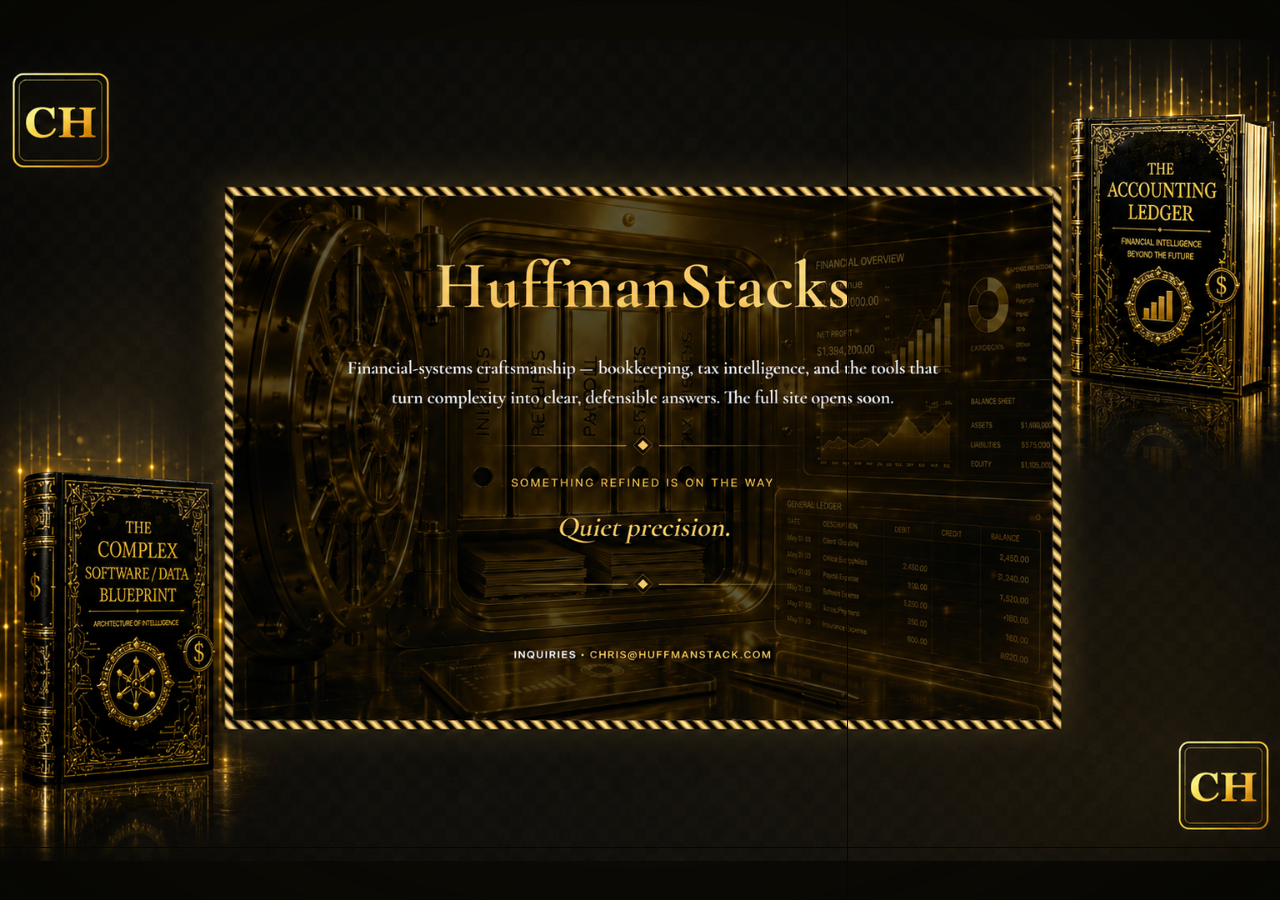
<file: index.html>
<!DOCTYPE html>
<html lang="en">
<head>
<meta charset="utf-8">
<meta name="viewport" content="width=device-width, initial-scale=1">
<title>HuffmanStacks — Quiet precision.</title>
<meta name="description" content="HuffmanStacks — financial-systems craftsmanship: bookkeeping, tax intelligence, and the tools that turn complexity into clear, defensible answers. The full site opens soon.">
<meta name="robots" content="index, follow">
<meta name="theme-color" content="#080605">
<link rel="canonical" href="https://huffmanstacks.com/">
<link rel="icon" href="/favicon.svg" type="image/svg+xml">
<meta property="og:type" content="website">
<meta property="og:title" content="HuffmanStacks — Quiet precision.">
<meta property="og:description" content="Financial-systems craftsmanship — bookkeeping, tax intelligence, and tools that make complexity clear. The full site opens soon.">
<meta property="og:site_name" content="HuffmanStacks">
<meta property="og:image" content="https://huffmanstacks.com/images/landing-hero-wide.png">
<meta property="og:image:width" content="1920">
<meta property="og:image:height" content="1080">
<style>
  *{margin:0;padding:0;box-sizing:border-box}
  html,body{height:100%}
  body{background:#080605;overflow:hidden;font-family:Georgia,serif}
  .hero{position:fixed; inset:0}
  /* 16:9 artwork (your exact composition + matched dark extension) filling the
     viewport edge-to-edge. The composition sits inside a dark margin buffer, so
     cover fills any landscape screen without ever cropping the artwork. */
  .hero img{
    width:100%; height:100%;
    object-fit:cover; object-position:center;
    display:block; user-select:none; -webkit-user-drag:none;
  }
  /* very narrow / portrait screens: show the whole artwork (no side-crop) */
  @media (max-aspect-ratio:5/4){
    .hero img{object-fit:contain}
  }
  /* invisible clickable region over the inquiries email line */
  .hero a.mail{position:absolute; left:41%; top:71%; width:18%; height:5.4%; z-index:2}
  .sr{position:absolute;width:1px;height:1px;overflow:hidden;clip:rect(0 0 0 0);white-space:nowrap;border:0}
</style>
</head>
<body>
  <main class="hero">
    <h1 class="sr">HuffmanStacks — Quiet precision.</h1>
    <p class="sr">Financial-systems craftsmanship — bookkeeping, tax intelligence, and the tools that turn complexity into clear, defensible answers. The full site opens soon. Something refined is on the way. Inquiries: Chris@HuffmanStack.com</p>
    <img src="/images/landing-hero-wide.png"
         alt="HuffmanStacks — financial-systems craftsmanship: bookkeeping, tax intelligence, and the tools that turn complexity into clear, defensible answers. The full site opens soon. Something refined is on the way. Quiet precision. Inquiries: Chris@HuffmanStack.com"
         width="1920" height="1080" fetchpriority="high" decoding="async">
    <a class="mail" href="mailto:Chris@HuffmanStack.com" aria-label="Email Chris at HuffmanStack dot com"></a>
  </main>
</body>
</html>
</file>
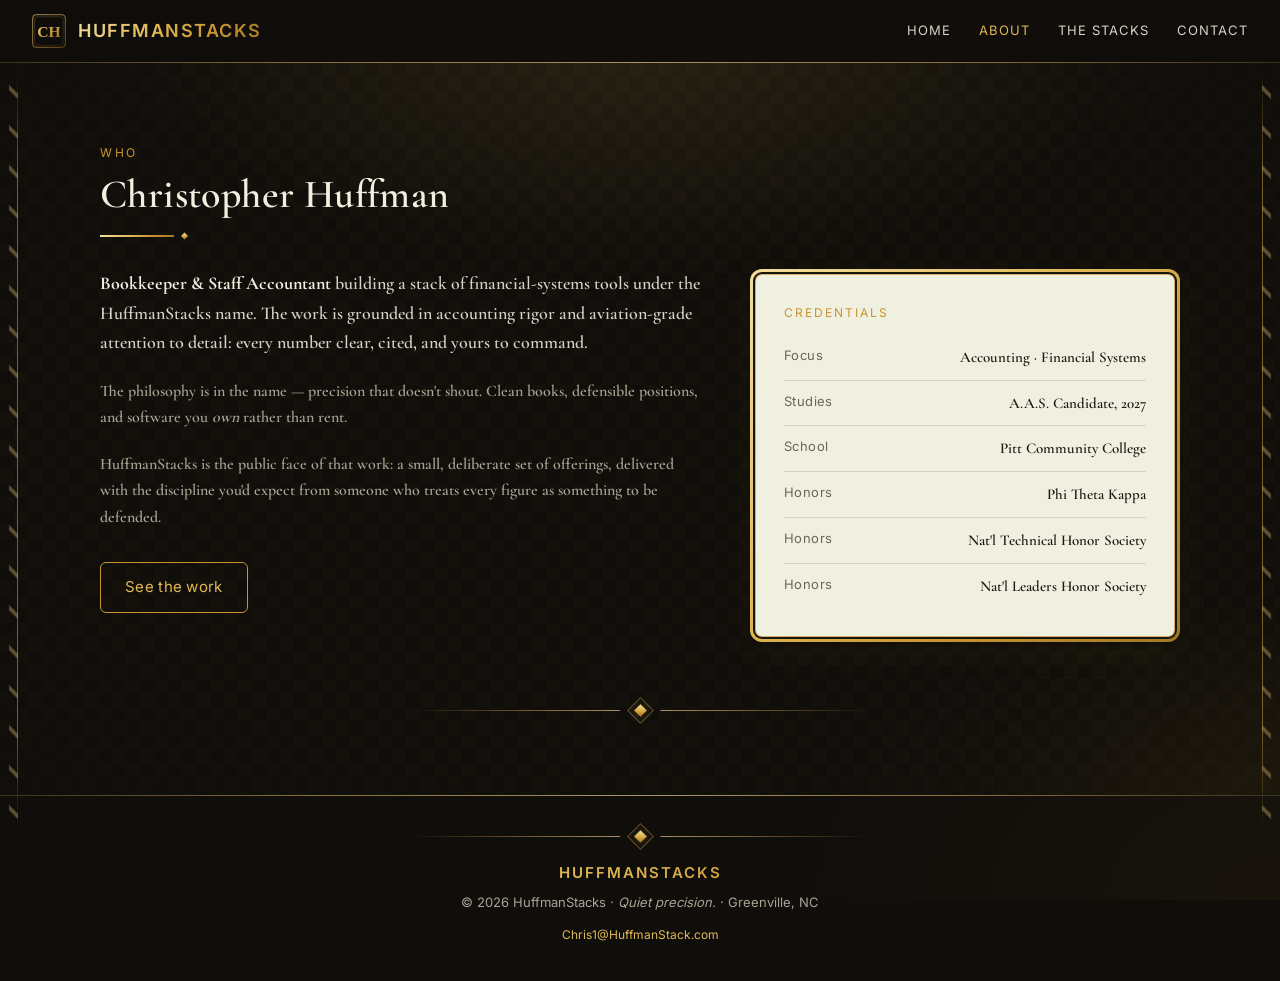
<file: about/index.html>
<!DOCTYPE html><html lang="en"> <head><meta charset="utf-8"><meta name="viewport" content="width=device-width, initial-scale=1"><title>About — HuffmanStacks</title><meta name="description" content="Christopher Huffman — Bookkeeper &#38; Staff Accountant building HuffmanStacks, a stack of self-hosted financial-systems tools."><link rel="canonical" href="https://huffmanstacks.com/about/"><meta name="theme-color" content="#0d0d10"><meta name="robots" content="noindex, nofollow"><!-- Open Graph (marketing only) --><meta property="og:type" content="website"><meta property="og:title" content="About — HuffmanStacks"><meta property="og:description" content="Christopher Huffman — Bookkeeper &#38; Staff Accountant building HuffmanStacks, a stack of self-hosted financial-systems tools."><meta property="og:site_name" content="HuffmanStacks"><!-- Self-hosted font preloads (no runtime CDN) --><link rel="preload" href="/fonts/cormorant-garamond-700.woff2" as="font" type="font/woff2" crossorigin><link rel="preload" href="/fonts/inter-400.woff2" as="font" type="font/woff2" crossorigin><link rel="icon" href="/favicon.svg" type="image/svg+xml"><!-- Smooth page-to-page motion --><meta name="astro-view-transitions-enabled" content="true"><meta name="astro-view-transitions-fallback" content="animate"><script type="module" src="/_astro/ClientRouter.astro_astro_type_script_index_0_lang.CDGfc0hd.js"></script><link rel="stylesheet" href="/_astro/about.BfGidSbs.css"></head> <body class="min-h-screen">  <div class="side-rail side-rail--left" aria-hidden="true"></div> <div class="side-rail side-rail--right" aria-hidden="true"></div> <a href="#main" class="sr-only focus:not-sr-only focus:absolute focus:left-4 focus:top-4 focus:z-50 focus:rounded-md focus:bg-grad-gold focus:px-4 focus:py-2 focus:font-sans focus:text-[#1a1205]">
Skip to content
</a> <nav class="gold-seam gold-seam--bottom sticky top-0 z-20 border-b border-line bg-black/85 backdrop-blur-md" aria-label="Primary" data-astro-transition-persist="astro-zscz5gm2-1"> <div class="flex w-full items-center justify-between px-8 py-3.5"> <a href="/" class="group flex items-center gap-3" aria-label="HuffmanStacks home"> <span class="transition-transform duration-500 group-hover:rotate-3 motion-reduce:transition-none"> <svg width="34" height="34" viewBox="0 0 100 100" class role="img" aria-label="HuffmanStacks CH monogram"> <defs> <linearGradient id="mono-s17ab1" x1="0" y1="0" x2="1" y2="1"> <stop offset="0" stop-color="#E6C98A"></stop> <stop offset=".5" stop-color="#C9A24A"></stop> <stop offset="1" stop-color="#8A6418"></stop> </linearGradient> </defs> <rect x="2" y="2" width="96" height="96" rx="10" fill="none" stroke="url(#mono-s17ab1)" stroke-width="2"></rect> <rect x="8" y="8" width="84" height="84" rx="7" fill="none" stroke="url(#mono-s17ab1)" stroke-width="1" opacity="0.55"></rect> <text x="50" y="68" text-anchor="middle" font-family="Georgia, serif" font-weight="700" font-size="46" fill="url(#mono-s17ab1)">CH</text> </svg> </span> <b class="gold-text font-sans text-[18px] font-semibold tracking-[1.5px]">HUFFMANSTACKS</b> </a> <button id="navToggle" class="text-gold sm:hidden" aria-label="Toggle navigation menu" aria-expanded="false" aria-controls="navLinks"> <svg width="26" height="26" viewBox="0 0 24 24" fill="none" stroke="currentColor" stroke-width="2" aria-hidden="true"> <line x1="3" y1="6" x2="21" y2="6"></line> <line x1="3" y1="12" x2="21" y2="12"></line> <line x1="3" y1="18" x2="21" y2="18"></line> </svg> </button> <div id="navLinks" class="hidden font-sans sm:flex sm:gap-7"> <a href="/" class="relative text-[13px] uppercase tracking-[1px] transition-colors duration-300 after:absolute after:-bottom-1 after:left-0 after:h-[1.5px] after:bg-grad-gold after:transition-all after:duration-300 hover:text-gold text-soft after:w-0 hover:after:w-full"> Home </a><a href="/about/" aria-current="page" class="relative text-[13px] uppercase tracking-[1px] transition-colors duration-300 after:absolute after:-bottom-1 after:left-0 after:h-[1.5px] after:bg-grad-gold after:transition-all after:duration-300 hover:text-gold text-gold after:w-full"> About </a><a href="/the-work/" class="relative text-[13px] uppercase tracking-[1px] transition-colors duration-300 after:absolute after:-bottom-1 after:left-0 after:h-[1.5px] after:bg-grad-gold after:transition-all after:duration-300 hover:text-gold text-soft after:w-0 hover:after:w-full"> The Stacks </a><a href="/contact/" class="relative text-[13px] uppercase tracking-[1px] transition-colors duration-300 after:absolute after:-bottom-1 after:left-0 after:h-[1.5px] after:bg-grad-gold after:transition-all after:duration-300 hover:text-gold text-soft after:w-0 hover:after:w-full"> Contact </a> </div> </div>  <div id="navMobile" class="hidden border-t border-line bg-black/95 px-6 py-4 font-sans sm:hidden"> <a href="/" class="block py-2 text-[14px] uppercase tracking-[1px] text-soft hover:text-gold"> Home </a><a href="/about/" aria-current="page" class="block py-2 text-[14px] uppercase tracking-[1px] text-gold"> About </a><a href="/the-work/" class="block py-2 text-[14px] uppercase tracking-[1px] text-soft hover:text-gold"> The Stacks </a><a href="/contact/" class="block py-2 text-[14px] uppercase tracking-[1px] text-soft hover:text-gold"> Contact </a> </div> </nav> <script type="module">function n(){const e=document.getElementById("navToggle"),t=document.getElementById("navMobile");!e||!t||e.addEventListener("click",()=>{const d=t.classList.toggle("hidden");e.setAttribute("aria-expanded",String(!d))})}n();document.addEventListener("astro:after-swap",n);</script> <main id="main" class="relative z-10">  <section class="relative overflow-hidden px-6 py-20">  <span class="gold-glow" aria-hidden="true"></span> <span class="gold-weave" aria-hidden="true"></span> <div class="relative z-10 mx-auto max-w-[1080px]"> <div class data-reveal> <div class="font-sans text-[12px] uppercase tracking-[2.5px] text-gold-deep"> Who </div> <h2 class="mt-1.5 text-[clamp(28px,5vw,40px)] leading-tight tracking-[0.4px] text-ivory"> Christopher Huffman </h2> <hr class="rule mt-4 rule--ornate"> </div> <div class="mt-8 grid items-start gap-12 lg:grid-cols-[1.4fr_1fr]"> <div data-reveal> <p class="text-[18px] text-soft"> <strong class="text-ivory">Bookkeeper &amp; Staff Accountant</strong> building a stack
            of financial-systems tools under the HuffmanStacks name. The work is grounded in
            accounting rigor and aviation-grade attention to detail: every number clear, cited,
            and yours to command.
</p> <p class="mt-5 text-muted">
The philosophy is in the name — precision that doesn't shout. Clean books, defensible
            positions, and software you <em>own</em> rather than rent.
</p> <p class="mt-5 text-muted">
HuffmanStacks is the public face of that work: a small, deliberate set of offerings,
            delivered with the discipline you'd expect from someone who treats every figure as
            something to be defended.
</p> <div class="mt-8" data-reveal> <a href="/the-work/" class="inline-block rounded-md px-6 py-3 font-sans text-[15px] tracking-[0.3px] transition-all duration-300 ease-out focus-visible:outline-2 border border-gold-deep text-gold hover:-translate-y-0.5 hover:border-gold hover:bg-gold/10 hover:shadow-[0_0_30px_-6px_rgba(201,162,74,0.55)] motion-reduce:hover:translate-y-0 "> See the work </a> </div> </div> <div data-reveal> <div class="group relative rounded-xl p-[3px] bg-grad-gold shadow-gold transition-[transform,box-shadow] duration-500 ease-out hover:-translate-y-1.5 hover:shadow-gold-lg motion-reduce:hover:translate-y-0"><div class="rounded-[9px] bg-onyx p-[2px]">  <div class="relative overflow-hidden rounded-[7px] border border-gold-deep/70 bg-ivory text-ink p-7">   <div class="relative">  <h3 class="font-sans text-[12px] uppercase tracking-[2px] text-gold-deep">
Credentials
</h3> <ul class="mt-3 divide-y divide-[#d8d2c4]"> <li class="flex justify-between gap-4 py-2.5 text-[15px] text-ink"> <span class="font-sans text-[13px] tracking-[0.4px] text-[#6b665c]"> Focus </span> <span class="text-right">Accounting · Financial Systems</span> </li><li class="flex justify-between gap-4 py-2.5 text-[15px] text-ink"> <span class="font-sans text-[13px] tracking-[0.4px] text-[#6b665c]"> Studies </span> <span class="text-right">A.A.S. Candidate, 2027</span> </li><li class="flex justify-between gap-4 py-2.5 text-[15px] text-ink"> <span class="font-sans text-[13px] tracking-[0.4px] text-[#6b665c]"> School </span> <span class="text-right">Pitt Community College</span> </li><li class="flex justify-between gap-4 py-2.5 text-[15px] text-ink"> <span class="font-sans text-[13px] tracking-[0.4px] text-[#6b665c]"> Honors </span> <span class="text-right">Phi Theta Kappa</span> </li><li class="flex justify-between gap-4 py-2.5 text-[15px] text-ink"> <span class="font-sans text-[13px] tracking-[0.4px] text-[#6b665c]"> Honors </span> <span class="text-right">Nat&#39;l Technical Honor Society</span> </li><li class="flex justify-between gap-4 py-2.5 text-[15px] text-ink"> <span class="font-sans text-[13px] tracking-[0.4px] text-[#6b665c]"> Honors </span> <span class="text-right">Nat&#39;l Leaders Honor Society</span> </li> </ul>  </div> </div> </div> </div> </div> </div> <div class="relative px-6 mt-16 px-0" aria-hidden="true"> <div class="gold-divider" data-reveal> <span class="gold-divider__gem"></span> </div> </div> </div> </section>  </main> <footer class="gold-seam gold-seam--top relative border-t border-line py-9 text-center text-muted"> <div class="mx-auto max-w-[1080px] px-6"> <div class="gold-divider mb-5 max-w-[180px]" aria-hidden="true"> <span class="gold-divider__gem"></span> </div> <div class="gold-text mb-1.5 font-sans text-[15px] font-semibold tracking-[2px]">
HUFFMANSTACKS
</div> <div class="font-sans text-[13px]">
&copy; 2026 HuffmanStacks &middot; <span class="italic">Quiet precision.</span> &middot;
      Greenville, NC
</div> <div class="mt-3 font-sans text-[12px]"> <a href="mailto:Chris1@HuffmanStack.com" class="text-gold transition-colors hover:text-gold-pale">Chris1@HuffmanStack.com</a> </div> </div> </footer> <script type="module">function r(){const t=document.querySelectorAll("[data-reveal]");if(!("IntersectionObserver"in window)||t.length===0){t.forEach(e=>e.classList.add("is-visible"));return}const n=new IntersectionObserver((e,s)=>{e.forEach(i=>{i.isIntersecting&&(i.target.classList.add("is-visible"),s.unobserve(i.target))})},{threshold:.12,rootMargin:"0px 0px -8% 0px"});t.forEach((e,s)=>{e.style.transitionDelay=`${Math.min(s*60,360)}ms`,n.observe(e)})}r();document.addEventListener("astro:after-swap",r);</script> </body> </html>
</file>
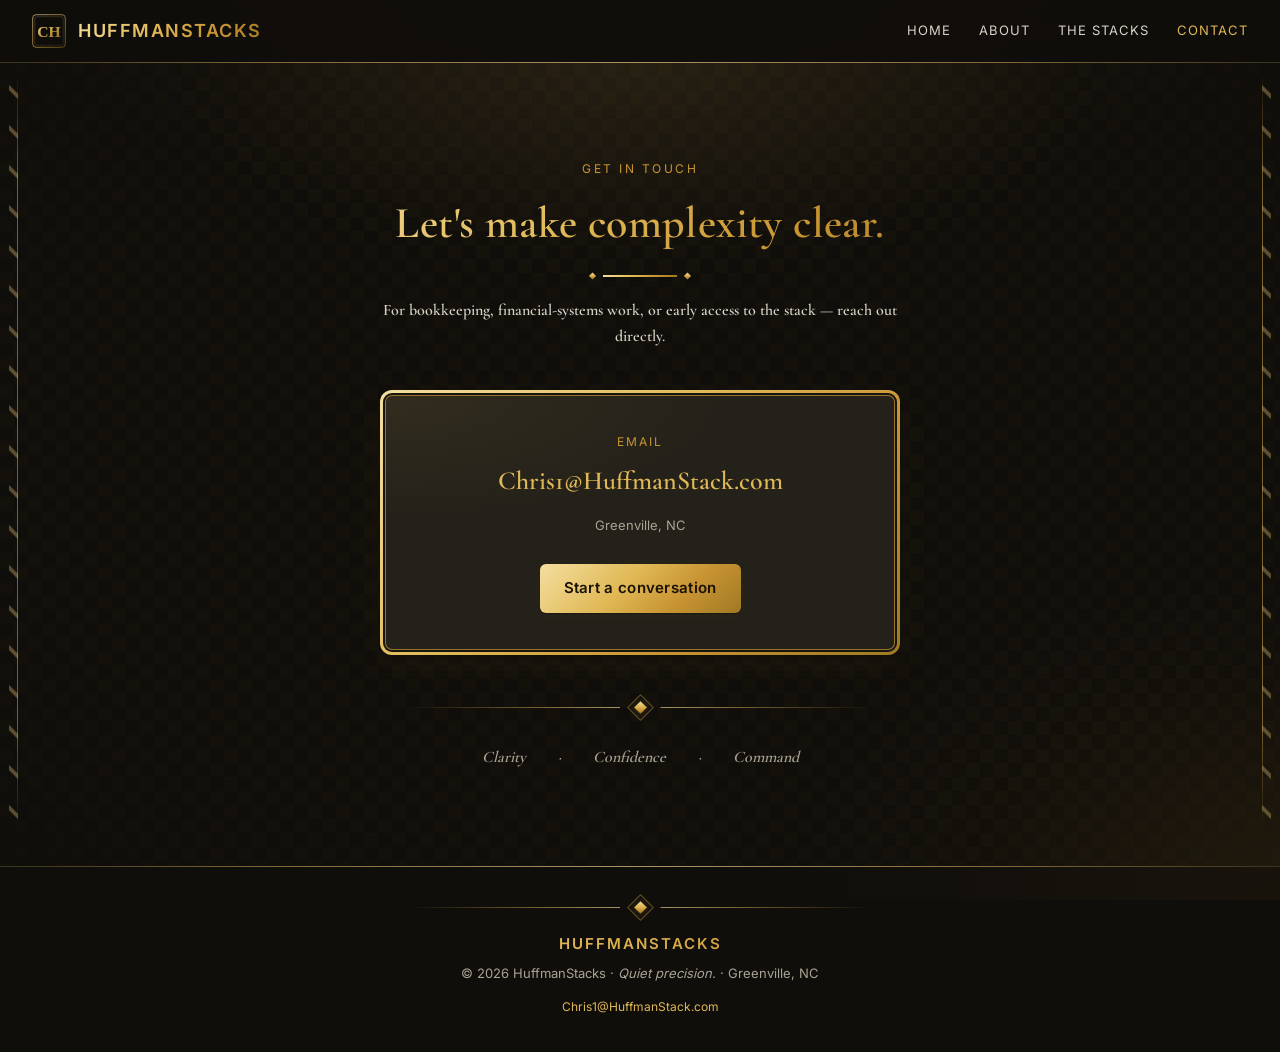
<file: contact/index.html>
<!DOCTYPE html><html lang="en"> <head><meta charset="utf-8"><meta name="viewport" content="width=device-width, initial-scale=1"><title>Contact — HuffmanStacks</title><meta name="description" content="Reach Christopher Huffman directly for bookkeeping, financial-systems work, or early access to the stack."><link rel="canonical" href="https://huffmanstacks.com/contact/"><meta name="theme-color" content="#0d0d10"><meta name="robots" content="noindex, nofollow"><!-- Open Graph (marketing only) --><meta property="og:type" content="website"><meta property="og:title" content="Contact — HuffmanStacks"><meta property="og:description" content="Reach Christopher Huffman directly for bookkeeping, financial-systems work, or early access to the stack."><meta property="og:site_name" content="HuffmanStacks"><!-- Self-hosted font preloads (no runtime CDN) --><link rel="preload" href="/fonts/cormorant-garamond-700.woff2" as="font" type="font/woff2" crossorigin><link rel="preload" href="/fonts/inter-400.woff2" as="font" type="font/woff2" crossorigin><link rel="icon" href="/favicon.svg" type="image/svg+xml"><!-- Smooth page-to-page motion --><meta name="astro-view-transitions-enabled" content="true"><meta name="astro-view-transitions-fallback" content="animate"><script type="module" src="/_astro/ClientRouter.astro_astro_type_script_index_0_lang.CDGfc0hd.js"></script><link rel="stylesheet" href="/_astro/about.BfGidSbs.css"></head> <body class="min-h-screen">  <div class="side-rail side-rail--left" aria-hidden="true"></div> <div class="side-rail side-rail--right" aria-hidden="true"></div> <a href="#main" class="sr-only focus:not-sr-only focus:absolute focus:left-4 focus:top-4 focus:z-50 focus:rounded-md focus:bg-grad-gold focus:px-4 focus:py-2 focus:font-sans focus:text-[#1a1205]">
Skip to content
</a> <nav class="gold-seam gold-seam--bottom sticky top-0 z-20 border-b border-line bg-black/85 backdrop-blur-md" aria-label="Primary" data-astro-transition-persist="astro-zscz5gm2-1"> <div class="flex w-full items-center justify-between px-8 py-3.5"> <a href="/" class="group flex items-center gap-3" aria-label="HuffmanStacks home"> <span class="transition-transform duration-500 group-hover:rotate-3 motion-reduce:transition-none"> <svg width="34" height="34" viewBox="0 0 100 100" class role="img" aria-label="HuffmanStacks CH monogram"> <defs> <linearGradient id="mono-crbt2j" x1="0" y1="0" x2="1" y2="1"> <stop offset="0" stop-color="#E6C98A"></stop> <stop offset=".5" stop-color="#C9A24A"></stop> <stop offset="1" stop-color="#8A6418"></stop> </linearGradient> </defs> <rect x="2" y="2" width="96" height="96" rx="10" fill="none" stroke="url(#mono-crbt2j)" stroke-width="2"></rect> <rect x="8" y="8" width="84" height="84" rx="7" fill="none" stroke="url(#mono-crbt2j)" stroke-width="1" opacity="0.55"></rect> <text x="50" y="68" text-anchor="middle" font-family="Georgia, serif" font-weight="700" font-size="46" fill="url(#mono-crbt2j)">CH</text> </svg> </span> <b class="gold-text font-sans text-[18px] font-semibold tracking-[1.5px]">HUFFMANSTACKS</b> </a> <button id="navToggle" class="text-gold sm:hidden" aria-label="Toggle navigation menu" aria-expanded="false" aria-controls="navLinks"> <svg width="26" height="26" viewBox="0 0 24 24" fill="none" stroke="currentColor" stroke-width="2" aria-hidden="true"> <line x1="3" y1="6" x2="21" y2="6"></line> <line x1="3" y1="12" x2="21" y2="12"></line> <line x1="3" y1="18" x2="21" y2="18"></line> </svg> </button> <div id="navLinks" class="hidden font-sans sm:flex sm:gap-7"> <a href="/" class="relative text-[13px] uppercase tracking-[1px] transition-colors duration-300 after:absolute after:-bottom-1 after:left-0 after:h-[1.5px] after:bg-grad-gold after:transition-all after:duration-300 hover:text-gold text-soft after:w-0 hover:after:w-full"> Home </a><a href="/about/" class="relative text-[13px] uppercase tracking-[1px] transition-colors duration-300 after:absolute after:-bottom-1 after:left-0 after:h-[1.5px] after:bg-grad-gold after:transition-all after:duration-300 hover:text-gold text-soft after:w-0 hover:after:w-full"> About </a><a href="/the-work/" class="relative text-[13px] uppercase tracking-[1px] transition-colors duration-300 after:absolute after:-bottom-1 after:left-0 after:h-[1.5px] after:bg-grad-gold after:transition-all after:duration-300 hover:text-gold text-soft after:w-0 hover:after:w-full"> The Stacks </a><a href="/contact/" aria-current="page" class="relative text-[13px] uppercase tracking-[1px] transition-colors duration-300 after:absolute after:-bottom-1 after:left-0 after:h-[1.5px] after:bg-grad-gold after:transition-all after:duration-300 hover:text-gold text-gold after:w-full"> Contact </a> </div> </div>  <div id="navMobile" class="hidden border-t border-line bg-black/95 px-6 py-4 font-sans sm:hidden"> <a href="/" class="block py-2 text-[14px] uppercase tracking-[1px] text-soft hover:text-gold"> Home </a><a href="/about/" class="block py-2 text-[14px] uppercase tracking-[1px] text-soft hover:text-gold"> About </a><a href="/the-work/" class="block py-2 text-[14px] uppercase tracking-[1px] text-soft hover:text-gold"> The Stacks </a><a href="/contact/" aria-current="page" class="block py-2 text-[14px] uppercase tracking-[1px] text-gold"> Contact </a> </div> </nav> <script type="module">function n(){const e=document.getElementById("navToggle"),t=document.getElementById("navMobile");!e||!t||e.addEventListener("click",()=>{const d=t.classList.toggle("hidden");e.setAttribute("aria-expanded",String(!d))})}n();document.addEventListener("astro:after-swap",n);</script> <main id="main" class="relative z-10">  <section class="relative overflow-hidden px-6 py-24">  <span class="gold-glow" aria-hidden="true"></span> <span class="gold-weave" aria-hidden="true"></span> <div class="relative z-10 mx-auto max-w-[760px] text-center"> <div class="font-sans text-[12px] uppercase tracking-[2.5px] text-gold-deep" data-reveal>
Get in touch
</div> <h1 class="gold-text mt-2 text-[clamp(32px,6vw,44px)] tracking-[0.4px]" data-reveal>
Let's make complexity clear.
</h1> <hr class="rule rule--ornate rule--center mx-auto mt-4" data-reveal> <p class="mx-auto mt-5 max-w-[560px] text-soft" data-reveal>
For bookkeeping, financial-systems work, or early access to the stack — reach out
        directly.
</p> <div class="mx-auto mt-10 max-w-[520px]" data-reveal> <div class="group relative rounded-xl p-[3px] bg-grad-gold shadow-gold transition-[transform,box-shadow] duration-500 ease-out hover:-translate-y-1.5 hover:shadow-gold-lg motion-reduce:hover:translate-y-0"><div class="rounded-[9px] bg-onyx p-[2px]">  <div class="relative overflow-hidden rounded-[7px] border border-gold-deep/70 bg-card text-ivory p-9">  <span class="pointer-events-none absolute inset-0 opacity-70 transition-opacity duration-500 group-hover:opacity-100 motion-reduce:transition-none" style="background: radial-gradient(125% 90% at 0% 0%, rgba(201,162,74,.12), transparent 55%);" aria-hidden="true"></span> <div class="relative">  <div class="text-center"> <div class="font-sans text-[12px] uppercase tracking-[2px] text-gold-deep">
Email
</div> <p class="mt-2 text-[clamp(20px,4vw,26px)]"> <a href="mailto:Chris1@HuffmanStack.com" class="text-gold transition-colors hover:text-gold-pale">Chris1@HuffmanStack.com</a> </p> <div class="mt-3 font-sans text-[13px] text-muted">Greenville, NC</div> <div class="mt-7"> <a href="mailto:Chris1@HuffmanStack.com?subject=HuffmanStacks%20inquiry" class="inline-block rounded-md px-6 py-3 font-sans text-[15px] tracking-[0.3px] transition-all duration-300 ease-out focus-visible:outline-2 bg-grad-gold font-bold text-[#1a1205] shadow-gold-sm hover:-translate-y-0.5 hover:brightness-110 hover:shadow-[0_0_34px_-4px_rgba(201,162,74,0.7)] motion-reduce:hover:translate-y-0 "> Start a conversation </a> </div> </div>  </div> </div> </div> </div> </div> <div class="gold-divider mx-auto mt-12 max-w-[200px]" aria-hidden="true" data-reveal> <span class="gold-divider__gem"></span> </div> <div class="mt-8 flex flex-wrap justify-center gap-x-8 gap-y-2 font-serif italic text-muted" data-reveal>  <span>Clarity</span> <span aria-hidden="true">&middot;</span> <span>Confidence</span> <span aria-hidden="true">&middot;</span> <span>Command</span>  </div> </div> </section>  </main> <footer class="gold-seam gold-seam--top relative border-t border-line py-9 text-center text-muted"> <div class="mx-auto max-w-[1080px] px-6"> <div class="gold-divider mb-5 max-w-[180px]" aria-hidden="true"> <span class="gold-divider__gem"></span> </div> <div class="gold-text mb-1.5 font-sans text-[15px] font-semibold tracking-[2px]">
HUFFMANSTACKS
</div> <div class="font-sans text-[13px]">
&copy; 2026 HuffmanStacks &middot; <span class="italic">Quiet precision.</span> &middot;
      Greenville, NC
</div> <div class="mt-3 font-sans text-[12px]"> <a href="mailto:Chris1@HuffmanStack.com" class="text-gold transition-colors hover:text-gold-pale">Chris1@HuffmanStack.com</a> </div> </div> </footer> <script type="module">function r(){const t=document.querySelectorAll("[data-reveal]");if(!("IntersectionObserver"in window)||t.length===0){t.forEach(e=>e.classList.add("is-visible"));return}const n=new IntersectionObserver((e,s)=>{e.forEach(i=>{i.isIntersecting&&(i.target.classList.add("is-visible"),s.unobserve(i.target))})},{threshold:.12,rootMargin:"0px 0px -8% 0px"});t.forEach((e,s)=>{e.style.transitionDelay=`${Math.min(s*60,360)}ms`,n.observe(e)})}r();document.addEventListener("astro:after-swap",r);</script> </body> </html>
</file>
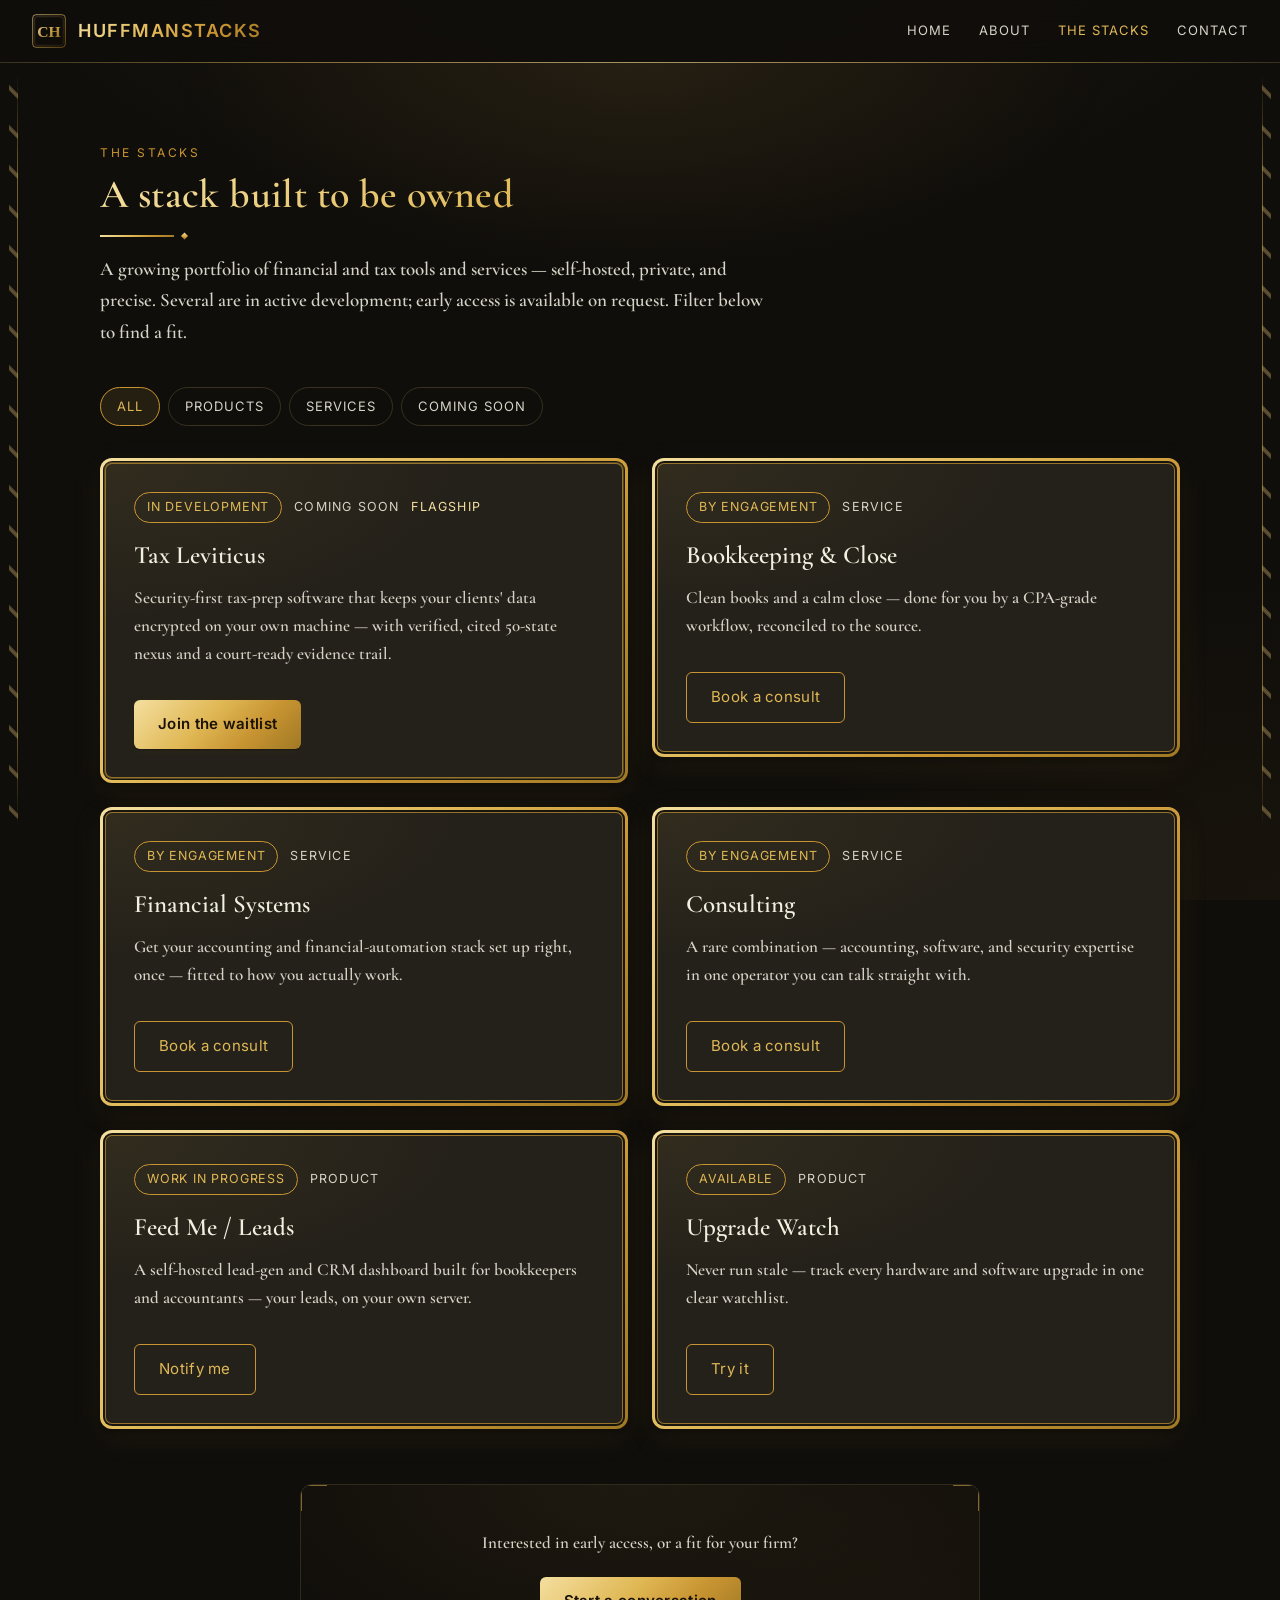
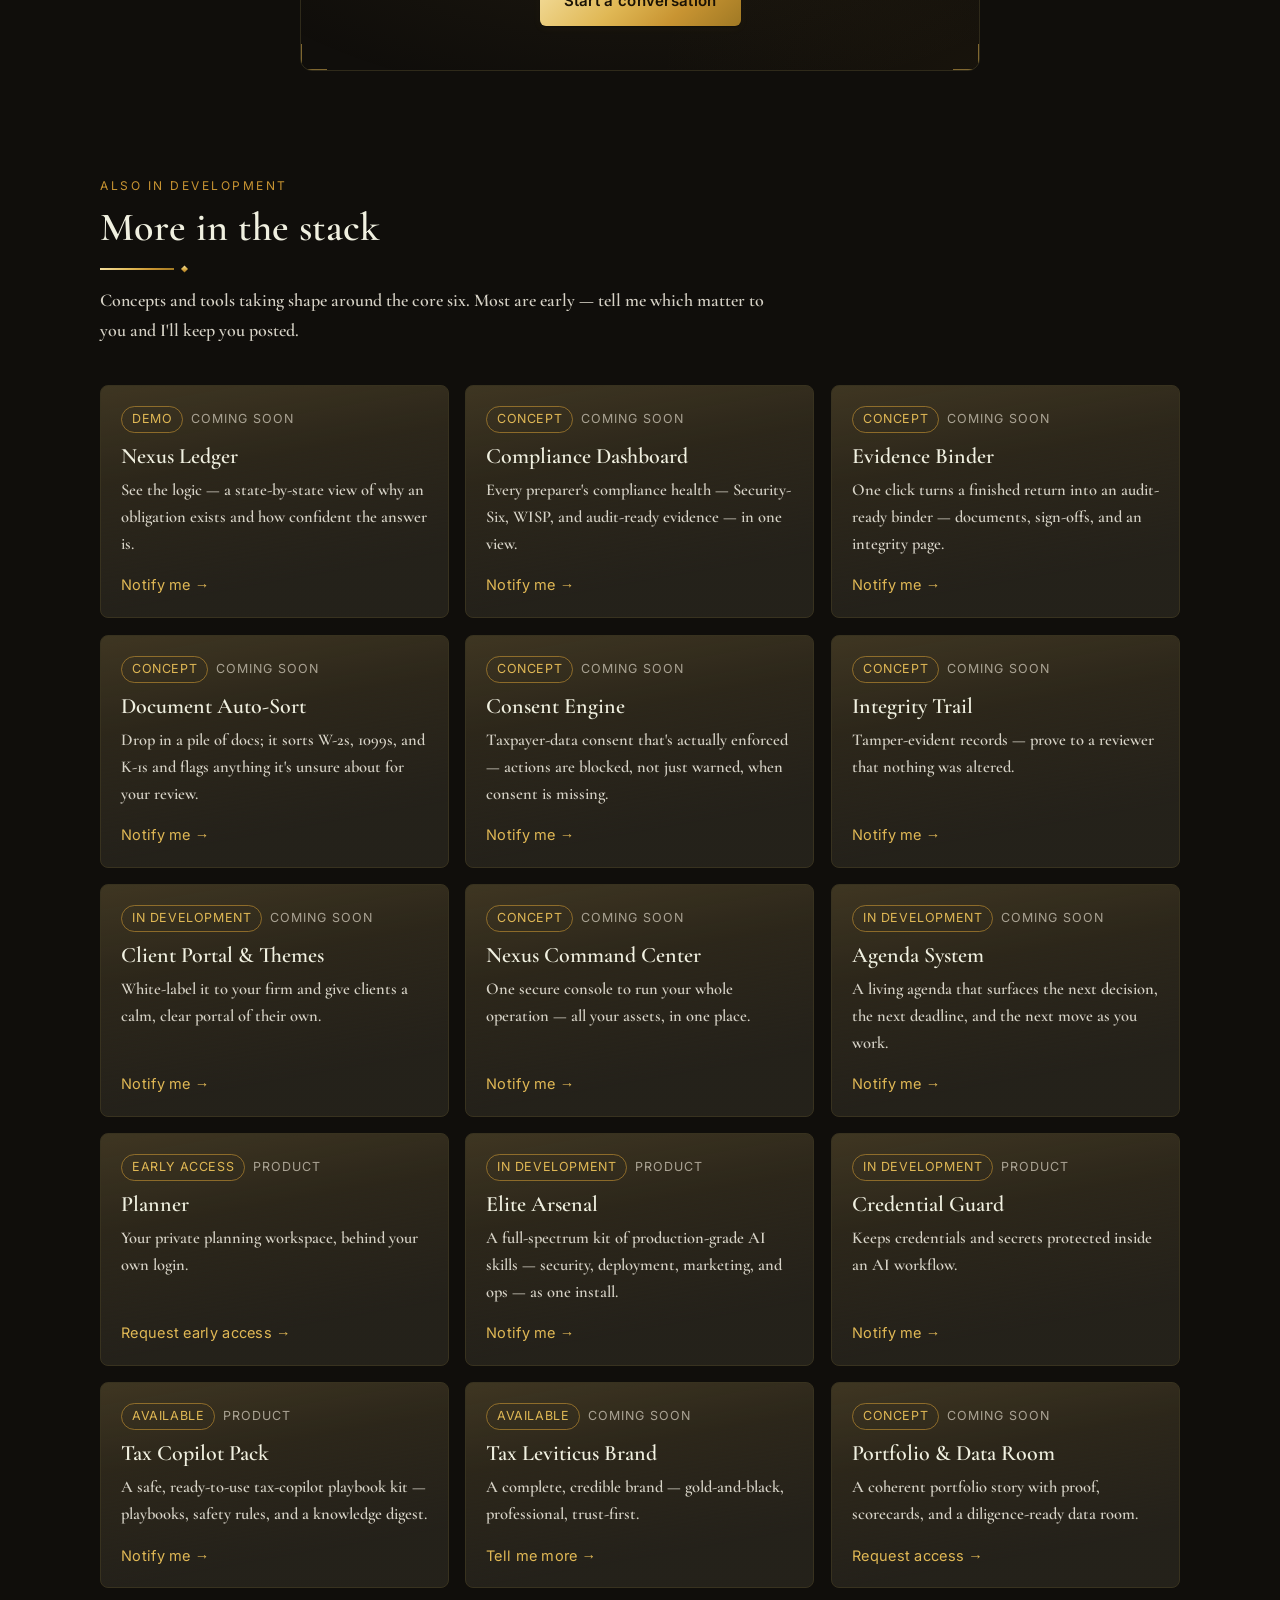
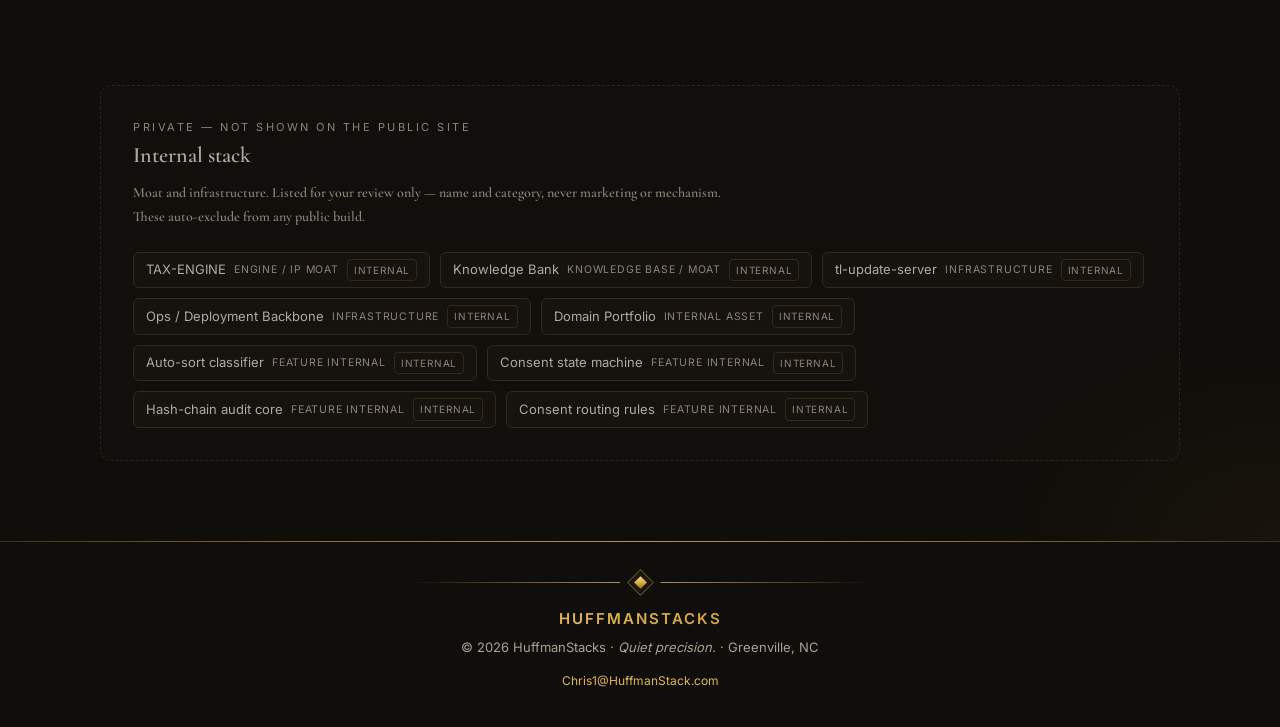
<file: the-work/index.html>
<!DOCTYPE html><html lang="en"> <head><meta charset="utf-8"><meta name="viewport" content="width=device-width, initial-scale=1"><title>The Stacks — HuffmanStacks</title><meta name="description" content="A growing portfolio of self-hosted, private financial and tax tools and services — benefit-framed, honest about status, and yours to own."><link rel="canonical" href="https://huffmanstacks.com/the-work/"><meta name="theme-color" content="#0d0d10"><meta name="robots" content="noindex, nofollow"><!-- Open Graph (marketing only) --><meta property="og:type" content="website"><meta property="og:title" content="The Stacks — HuffmanStacks"><meta property="og:description" content="A growing portfolio of self-hosted, private financial and tax tools and services — benefit-framed, honest about status, and yours to own."><meta property="og:site_name" content="HuffmanStacks"><!-- Self-hosted font preloads (no runtime CDN) --><link rel="preload" href="/fonts/cormorant-garamond-700.woff2" as="font" type="font/woff2" crossorigin><link rel="preload" href="/fonts/inter-400.woff2" as="font" type="font/woff2" crossorigin><link rel="icon" href="/favicon.svg" type="image/svg+xml"><!-- Smooth page-to-page motion --><meta name="astro-view-transitions-enabled" content="true"><meta name="astro-view-transitions-fallback" content="animate"><script type="module" src="/_astro/ClientRouter.astro_astro_type_script_index_0_lang.CDGfc0hd.js"></script><link rel="stylesheet" href="/_astro/about.BfGidSbs.css"></head> <body class="min-h-screen">  <div class="side-rail side-rail--left" aria-hidden="true"></div> <div class="side-rail side-rail--right" aria-hidden="true"></div> <a href="#main" class="sr-only focus:not-sr-only focus:absolute focus:left-4 focus:top-4 focus:z-50 focus:rounded-md focus:bg-grad-gold focus:px-4 focus:py-2 focus:font-sans focus:text-[#1a1205]">
Skip to content
</a> <nav class="gold-seam gold-seam--bottom sticky top-0 z-20 border-b border-line bg-black/85 backdrop-blur-md" aria-label="Primary" data-astro-transition-persist="astro-zscz5gm2-1"> <div class="flex w-full items-center justify-between px-8 py-3.5"> <a href="/" class="group flex items-center gap-3" aria-label="HuffmanStacks home"> <span class="transition-transform duration-500 group-hover:rotate-3 motion-reduce:transition-none"> <svg width="34" height="34" viewBox="0 0 100 100" class role="img" aria-label="HuffmanStacks CH monogram"> <defs> <linearGradient id="mono-pbylhm" x1="0" y1="0" x2="1" y2="1"> <stop offset="0" stop-color="#E6C98A"></stop> <stop offset=".5" stop-color="#C9A24A"></stop> <stop offset="1" stop-color="#8A6418"></stop> </linearGradient> </defs> <rect x="2" y="2" width="96" height="96" rx="10" fill="none" stroke="url(#mono-pbylhm)" stroke-width="2"></rect> <rect x="8" y="8" width="84" height="84" rx="7" fill="none" stroke="url(#mono-pbylhm)" stroke-width="1" opacity="0.55"></rect> <text x="50" y="68" text-anchor="middle" font-family="Georgia, serif" font-weight="700" font-size="46" fill="url(#mono-pbylhm)">CH</text> </svg> </span> <b class="gold-text font-sans text-[18px] font-semibold tracking-[1.5px]">HUFFMANSTACKS</b> </a> <button id="navToggle" class="text-gold sm:hidden" aria-label="Toggle navigation menu" aria-expanded="false" aria-controls="navLinks"> <svg width="26" height="26" viewBox="0 0 24 24" fill="none" stroke="currentColor" stroke-width="2" aria-hidden="true"> <line x1="3" y1="6" x2="21" y2="6"></line> <line x1="3" y1="12" x2="21" y2="12"></line> <line x1="3" y1="18" x2="21" y2="18"></line> </svg> </button> <div id="navLinks" class="hidden font-sans sm:flex sm:gap-7"> <a href="/" class="relative text-[13px] uppercase tracking-[1px] transition-colors duration-300 after:absolute after:-bottom-1 after:left-0 after:h-[1.5px] after:bg-grad-gold after:transition-all after:duration-300 hover:text-gold text-soft after:w-0 hover:after:w-full"> Home </a><a href="/about/" class="relative text-[13px] uppercase tracking-[1px] transition-colors duration-300 after:absolute after:-bottom-1 after:left-0 after:h-[1.5px] after:bg-grad-gold after:transition-all after:duration-300 hover:text-gold text-soft after:w-0 hover:after:w-full"> About </a><a href="/the-work/" aria-current="page" class="relative text-[13px] uppercase tracking-[1px] transition-colors duration-300 after:absolute after:-bottom-1 after:left-0 after:h-[1.5px] after:bg-grad-gold after:transition-all after:duration-300 hover:text-gold text-gold after:w-full"> The Stacks </a><a href="/contact/" class="relative text-[13px] uppercase tracking-[1px] transition-colors duration-300 after:absolute after:-bottom-1 after:left-0 after:h-[1.5px] after:bg-grad-gold after:transition-all after:duration-300 hover:text-gold text-soft after:w-0 hover:after:w-full"> Contact </a> </div> </div>  <div id="navMobile" class="hidden border-t border-line bg-black/95 px-6 py-4 font-sans sm:hidden"> <a href="/" class="block py-2 text-[14px] uppercase tracking-[1px] text-soft hover:text-gold"> Home </a><a href="/about/" class="block py-2 text-[14px] uppercase tracking-[1px] text-soft hover:text-gold"> About </a><a href="/the-work/" aria-current="page" class="block py-2 text-[14px] uppercase tracking-[1px] text-gold"> The Stacks </a><a href="/contact/" class="block py-2 text-[14px] uppercase tracking-[1px] text-soft hover:text-gold"> Contact </a> </div> </nav> <script type="module">function n(){const e=document.getElementById("navToggle"),t=document.getElementById("navMobile");!e||!t||e.addEventListener("click",()=>{const d=t.classList.toggle("hidden");e.setAttribute("aria-expanded",String(!d))})}n();document.addEventListener("astro:after-swap",n);</script> <main id="main" class="relative z-10">  <section class="relative overflow-hidden px-6 py-20">  <span class="gold-glow" aria-hidden="true"></span> <div class="relative z-10 mx-auto max-w-[1080px]"> <div class data-reveal> <div class="font-sans text-[12px] uppercase tracking-[2.5px] text-gold-deep"> The Stacks </div> <h2 class="mt-1.5 text-[clamp(28px,5vw,40px)] leading-tight tracking-[0.4px] gold-text"> A stack built to be owned </h2> <hr class="rule mt-4 rule--ornate"> </div> <p class="mt-4 max-w-[680px] text-[19px] text-soft" data-reveal>
A growing portfolio of financial and tax tools and services —
        self-hosted, private, and precise. Several are in active development;
        early access is available on request. Filter below to find a fit.
</p>  <div id="assetTabs" role="tablist" aria-label="Filter assets by category" class="mt-10 flex flex-wrap gap-2" data-reveal> <button type="button" role="tab" id="tab-all" data-filter="All" aria-controls="assetPanel" aria-selected="true" tabindex="0" class="asset-tab rounded-full border border-line px-4 py-2 font-sans text-[13px] uppercase tracking-[1px] text-soft transition-all duration-300 ease-out hover:border-gold-deep hover:text-gold focus-visible:outline-2 aria-selected:border-gold-deep aria-selected:bg-gold/10 aria-selected:text-gold motion-reduce:transition-none"> All </button><button type="button" role="tab" id="tab-product" data-filter="Product" aria-controls="assetPanel" aria-selected="false" tabindex="-1" class="asset-tab rounded-full border border-line px-4 py-2 font-sans text-[13px] uppercase tracking-[1px] text-soft transition-all duration-300 ease-out hover:border-gold-deep hover:text-gold focus-visible:outline-2 aria-selected:border-gold-deep aria-selected:bg-gold/10 aria-selected:text-gold motion-reduce:transition-none"> Products </button><button type="button" role="tab" id="tab-service" data-filter="Service" aria-controls="assetPanel" aria-selected="false" tabindex="-1" class="asset-tab rounded-full border border-line px-4 py-2 font-sans text-[13px] uppercase tracking-[1px] text-soft transition-all duration-300 ease-out hover:border-gold-deep hover:text-gold focus-visible:outline-2 aria-selected:border-gold-deep aria-selected:bg-gold/10 aria-selected:text-gold motion-reduce:transition-none"> Services </button><button type="button" role="tab" id="tab-coming-soon" data-filter="Coming Soon" aria-controls="assetPanel" aria-selected="false" tabindex="-1" class="asset-tab rounded-full border border-line px-4 py-2 font-sans text-[13px] uppercase tracking-[1px] text-soft transition-all duration-300 ease-out hover:border-gold-deep hover:text-gold focus-visible:outline-2 aria-selected:border-gold-deep aria-selected:bg-gold/10 aria-selected:text-gold motion-reduce:transition-none"> Coming Soon </button> </div>  <div id="assetPanel" role="tabpanel" aria-labelledby="tab-all" tabindex="0" class="mt-8 grid gap-6 sm:grid-cols-2"> <div class="asset-card" data-category="Coming Soon" data-reveal> <div class="group relative rounded-xl p-[3px] bg-grad-gold shadow-gold transition-[transform,box-shadow] duration-500 ease-out hover:-translate-y-1.5 hover:shadow-gold-lg motion-reduce:hover:translate-y-0"><div class="rounded-[9px] bg-onyx p-[2px]">  <div class="relative overflow-hidden rounded-[7px] border border-gold-deep/70 bg-card text-ivory h-full p-7 ring-1 ring-gold/30">  <span class="pointer-events-none absolute inset-0 opacity-70 transition-opacity duration-500 group-hover:opacity-100 motion-reduce:transition-none" style="background: radial-gradient(125% 90% at 0% 0%, rgba(201,162,74,.12), transparent 55%);" aria-hidden="true"></span> <div class="relative">  <div class="flex h-full flex-col"> <div class="mb-3 flex flex-wrap items-center gap-3"> <span class="inline-block rounded-full border border-gold-deep px-3 py-1 font-sans text-[12.5px] uppercase tracking-[0.8px] text-gold"> In development </span> <span class="font-sans text-[12.5px] uppercase tracking-[1.2px] text-soft"> Coming Soon </span> <span class="font-sans text-[12.5px] uppercase tracking-[1.2px] text-gold-pale">
Flagship
</span> </div> <h3 class="mb-2 text-[25px] text-ivory">Tax Leviticus</h3> <p class="text-[17px] text-soft">Security-first tax-prep software that keeps your clients&#39; data encrypted on your own machine — with verified, cited 50-state nexus and a court-ready evidence trail.</p> <div class="mt-6 pt-2"> <a href="mailto:Chris1@HuffmanStack.com?subject=Tax%20Leviticus%20%E2%80%94%20join%20the%20waitlist" class="inline-block rounded-md px-6 py-3 font-sans text-[15px] tracking-[0.3px] transition-all duration-300 ease-out focus-visible:outline-2 bg-grad-gold font-bold text-[#1a1205] shadow-gold-sm hover:-translate-y-0.5 hover:brightness-110 hover:shadow-[0_0_34px_-4px_rgba(201,162,74,0.7)] motion-reduce:hover:translate-y-0 text-[14px]"> Join the waitlist </a> </div> </div>  </div> </div> </div> </div> </div><div class="asset-card" data-category="Service" data-reveal> <div class="group relative rounded-xl p-[3px] bg-grad-gold shadow-gold transition-[transform,box-shadow] duration-500 ease-out hover:-translate-y-1.5 hover:shadow-gold-lg motion-reduce:hover:translate-y-0"><div class="rounded-[9px] bg-onyx p-[2px]">  <div class="relative overflow-hidden rounded-[7px] border border-gold-deep/70 bg-card text-ivory h-full p-7">  <span class="pointer-events-none absolute inset-0 opacity-70 transition-opacity duration-500 group-hover:opacity-100 motion-reduce:transition-none" style="background: radial-gradient(125% 90% at 0% 0%, rgba(201,162,74,.12), transparent 55%);" aria-hidden="true"></span> <div class="relative">  <div class="flex h-full flex-col"> <div class="mb-3 flex flex-wrap items-center gap-3"> <span class="inline-block rounded-full border border-gold-deep px-3 py-1 font-sans text-[12.5px] uppercase tracking-[0.8px] text-gold"> By engagement </span> <span class="font-sans text-[12.5px] uppercase tracking-[1.2px] text-soft"> Service </span>  </div> <h3 class="mb-2 text-[25px] text-ivory">Bookkeeping &amp; Close</h3> <p class="text-[17px] text-soft">Clean books and a calm close — done for you by a CPA-grade workflow, reconciled to the source.</p> <div class="mt-6 pt-2"> <a href="mailto:Chris1@HuffmanStack.com?subject=Bookkeeping%20%26%20Close%20%E2%80%94%20book%20a%20consult" class="inline-block rounded-md px-6 py-3 font-sans text-[15px] tracking-[0.3px] transition-all duration-300 ease-out focus-visible:outline-2 border border-gold-deep text-gold hover:-translate-y-0.5 hover:border-gold hover:bg-gold/10 hover:shadow-[0_0_30px_-6px_rgba(201,162,74,0.55)] motion-reduce:hover:translate-y-0 text-[14px]"> Book a consult </a> </div> </div>  </div> </div> </div> </div> </div><div class="asset-card" data-category="Service" data-reveal> <div class="group relative rounded-xl p-[3px] bg-grad-gold shadow-gold transition-[transform,box-shadow] duration-500 ease-out hover:-translate-y-1.5 hover:shadow-gold-lg motion-reduce:hover:translate-y-0"><div class="rounded-[9px] bg-onyx p-[2px]">  <div class="relative overflow-hidden rounded-[7px] border border-gold-deep/70 bg-card text-ivory h-full p-7">  <span class="pointer-events-none absolute inset-0 opacity-70 transition-opacity duration-500 group-hover:opacity-100 motion-reduce:transition-none" style="background: radial-gradient(125% 90% at 0% 0%, rgba(201,162,74,.12), transparent 55%);" aria-hidden="true"></span> <div class="relative">  <div class="flex h-full flex-col"> <div class="mb-3 flex flex-wrap items-center gap-3"> <span class="inline-block rounded-full border border-gold-deep px-3 py-1 font-sans text-[12.5px] uppercase tracking-[0.8px] text-gold"> By engagement </span> <span class="font-sans text-[12.5px] uppercase tracking-[1.2px] text-soft"> Service </span>  </div> <h3 class="mb-2 text-[25px] text-ivory">Financial Systems</h3> <p class="text-[17px] text-soft">Get your accounting and financial-automation stack set up right, once — fitted to how you actually work.</p> <div class="mt-6 pt-2"> <a href="mailto:Chris1@HuffmanStack.com?subject=Financial%20Systems%20%E2%80%94%20book%20a%20consult" class="inline-block rounded-md px-6 py-3 font-sans text-[15px] tracking-[0.3px] transition-all duration-300 ease-out focus-visible:outline-2 border border-gold-deep text-gold hover:-translate-y-0.5 hover:border-gold hover:bg-gold/10 hover:shadow-[0_0_30px_-6px_rgba(201,162,74,0.55)] motion-reduce:hover:translate-y-0 text-[14px]"> Book a consult </a> </div> </div>  </div> </div> </div> </div> </div><div class="asset-card" data-category="Service" data-reveal> <div class="group relative rounded-xl p-[3px] bg-grad-gold shadow-gold transition-[transform,box-shadow] duration-500 ease-out hover:-translate-y-1.5 hover:shadow-gold-lg motion-reduce:hover:translate-y-0"><div class="rounded-[9px] bg-onyx p-[2px]">  <div class="relative overflow-hidden rounded-[7px] border border-gold-deep/70 bg-card text-ivory h-full p-7">  <span class="pointer-events-none absolute inset-0 opacity-70 transition-opacity duration-500 group-hover:opacity-100 motion-reduce:transition-none" style="background: radial-gradient(125% 90% at 0% 0%, rgba(201,162,74,.12), transparent 55%);" aria-hidden="true"></span> <div class="relative">  <div class="flex h-full flex-col"> <div class="mb-3 flex flex-wrap items-center gap-3"> <span class="inline-block rounded-full border border-gold-deep px-3 py-1 font-sans text-[12.5px] uppercase tracking-[0.8px] text-gold"> By engagement </span> <span class="font-sans text-[12.5px] uppercase tracking-[1.2px] text-soft"> Service </span>  </div> <h3 class="mb-2 text-[25px] text-ivory">Consulting</h3> <p class="text-[17px] text-soft">A rare combination — accounting, software, and security expertise in one operator you can talk straight with.</p> <div class="mt-6 pt-2"> <a href="mailto:Chris1@HuffmanStack.com?subject=Consulting%20%E2%80%94%20work%20with%20you" class="inline-block rounded-md px-6 py-3 font-sans text-[15px] tracking-[0.3px] transition-all duration-300 ease-out focus-visible:outline-2 border border-gold-deep text-gold hover:-translate-y-0.5 hover:border-gold hover:bg-gold/10 hover:shadow-[0_0_30px_-6px_rgba(201,162,74,0.55)] motion-reduce:hover:translate-y-0 text-[14px]"> Book a consult </a> </div> </div>  </div> </div> </div> </div> </div><div class="asset-card" data-category="Product" data-reveal> <div class="group relative rounded-xl p-[3px] bg-grad-gold shadow-gold transition-[transform,box-shadow] duration-500 ease-out hover:-translate-y-1.5 hover:shadow-gold-lg motion-reduce:hover:translate-y-0"><div class="rounded-[9px] bg-onyx p-[2px]">  <div class="relative overflow-hidden rounded-[7px] border border-gold-deep/70 bg-card text-ivory h-full p-7">  <span class="pointer-events-none absolute inset-0 opacity-70 transition-opacity duration-500 group-hover:opacity-100 motion-reduce:transition-none" style="background: radial-gradient(125% 90% at 0% 0%, rgba(201,162,74,.12), transparent 55%);" aria-hidden="true"></span> <div class="relative">  <div class="flex h-full flex-col"> <div class="mb-3 flex flex-wrap items-center gap-3"> <span class="inline-block rounded-full border border-gold-deep px-3 py-1 font-sans text-[12.5px] uppercase tracking-[0.8px] text-gold"> Work in progress </span> <span class="font-sans text-[12.5px] uppercase tracking-[1.2px] text-soft"> Product </span>  </div> <h3 class="mb-2 text-[25px] text-ivory">Feed Me / Leads</h3> <p class="text-[17px] text-soft">A self-hosted lead-gen and CRM dashboard built for bookkeepers and accountants — your leads, on your own server.</p> <div class="mt-6 pt-2"> <a href="mailto:Chris1@HuffmanStack.com?subject=Feed%20Me%20%2F%20Leads%20%E2%80%94%20notify%20me" class="inline-block rounded-md px-6 py-3 font-sans text-[15px] tracking-[0.3px] transition-all duration-300 ease-out focus-visible:outline-2 border border-gold-deep text-gold hover:-translate-y-0.5 hover:border-gold hover:bg-gold/10 hover:shadow-[0_0_30px_-6px_rgba(201,162,74,0.55)] motion-reduce:hover:translate-y-0 text-[14px]"> Notify me </a> </div> </div>  </div> </div> </div> </div> </div><div class="asset-card" data-category="Product" data-reveal> <div class="group relative rounded-xl p-[3px] bg-grad-gold shadow-gold transition-[transform,box-shadow] duration-500 ease-out hover:-translate-y-1.5 hover:shadow-gold-lg motion-reduce:hover:translate-y-0"><div class="rounded-[9px] bg-onyx p-[2px]">  <div class="relative overflow-hidden rounded-[7px] border border-gold-deep/70 bg-card text-ivory h-full p-7">  <span class="pointer-events-none absolute inset-0 opacity-70 transition-opacity duration-500 group-hover:opacity-100 motion-reduce:transition-none" style="background: radial-gradient(125% 90% at 0% 0%, rgba(201,162,74,.12), transparent 55%);" aria-hidden="true"></span> <div class="relative">  <div class="flex h-full flex-col"> <div class="mb-3 flex flex-wrap items-center gap-3"> <span class="inline-block rounded-full border border-gold-deep px-3 py-1 font-sans text-[12.5px] uppercase tracking-[0.8px] text-gold"> Available </span> <span class="font-sans text-[12.5px] uppercase tracking-[1.2px] text-soft"> Product </span>  </div> <h3 class="mb-2 text-[25px] text-ivory">Upgrade Watch</h3> <p class="text-[17px] text-soft">Never run stale — track every hardware and software upgrade in one clear watchlist.</p> <div class="mt-6 pt-2"> <a href="mailto:Chris1@HuffmanStack.com?subject=Upgrade%20Watch%20%E2%80%94%20try%20it" class="inline-block rounded-md px-6 py-3 font-sans text-[15px] tracking-[0.3px] transition-all duration-300 ease-out focus-visible:outline-2 border border-gold-deep text-gold hover:-translate-y-0.5 hover:border-gold hover:bg-gold/10 hover:shadow-[0_0_30px_-6px_rgba(201,162,74,0.55)] motion-reduce:hover:translate-y-0 text-[14px]"> Try it </a> </div> </div>  </div> </div> </div> </div> </div> </div>  <p id="assetEmpty" class="mt-8 hidden text-center text-muted" role="status">
Nothing in this category yet — more is on the way.
</p> <div class="mt-14" data-reveal> <div class="relative overflow-hidden rounded-xl border border-line/80 p-9 sm:p-11 mx-auto max-w-[680px] text-center"> <span class="gold-glow" aria-hidden="true"></span>   <span class="gold-corners" aria-hidden="true"><i></i></span> <div class="relative z-10">  <p class="mb-5 text-[17px] text-soft">
Interested in early access, or a fit for your firm?
</p> <a href="/contact/" class="inline-block rounded-md px-6 py-3 font-sans text-[15px] tracking-[0.3px] transition-all duration-300 ease-out focus-visible:outline-2 bg-grad-gold font-bold text-[#1a1205] shadow-gold-sm hover:-translate-y-0.5 hover:brightness-110 hover:shadow-[0_0_34px_-4px_rgba(201,162,74,0.7)] motion-reduce:hover:translate-y-0 "> Start a conversation </a>  </div> </div> </div>  <div class="mt-12"> <div class="relative px-6 my-12 px-0" aria-hidden="true"> <div class="gold-divider" data-reveal> <span class="gold-divider__gem"></span> </div> </div> <div class data-reveal> <div class="font-sans text-[12px] uppercase tracking-[2.5px] text-gold-deep"> Also in development </div> <h2 class="mt-1.5 text-[clamp(28px,5vw,40px)] leading-tight tracking-[0.4px] text-ivory"> More in the stack </h2> <hr class="rule mt-4 rule--ornate"> </div> <p class="mt-4 max-w-[680px] text-[18px] text-soft" data-reveal>
Concepts and tools taking shape around the core six. Most are
              early — tell me which matter to you and I'll keep you posted.
</p> <ul class="mt-10 grid gap-4 sm:grid-cols-2 lg:grid-cols-3" aria-label="More assets in development"> <li class="group flex h-full flex-col rounded-lg border border-line tile-shine p-5 hover:border-gold-deep motion-reduce:transition-none" data-reveal> <div class="mb-2 flex flex-wrap items-center gap-2"> <span class="inline-block rounded-full border border-gold-deep/60 px-2.5 py-0.5 font-sans text-[12.5px] uppercase tracking-[0.6px] text-gold"> Demo </span> <span class="font-sans text-[12.5px] uppercase tracking-[1px] text-muted"> Coming Soon </span> </div> <h3 class="mb-1.5 text-[22px] leading-snug text-ivory"> Nexus Ledger </h3> <p class="text-[16.5px] leading-relaxed text-soft"> See the logic — a state-by-state view of why an obligation exists and how confident the answer is. </p> <a href="mailto:Chris1@HuffmanStack.com?subject=Nexus%20Ledger%20%E2%80%94%20notify%20me" class="mt-auto inline-flex items-center gap-1 pt-4 font-sans text-[14.5px] tracking-[0.3px] text-gold transition-colors duration-300 ease-out hover:text-gold-pale focus-visible:outline-2 motion-reduce:transition-none"> Notify me <span aria-hidden="true">&rarr;</span> </a> </li><li class="group flex h-full flex-col rounded-lg border border-line tile-shine p-5 hover:border-gold-deep motion-reduce:transition-none" data-reveal> <div class="mb-2 flex flex-wrap items-center gap-2"> <span class="inline-block rounded-full border border-gold-deep/60 px-2.5 py-0.5 font-sans text-[12.5px] uppercase tracking-[0.6px] text-gold"> Concept </span> <span class="font-sans text-[12.5px] uppercase tracking-[1px] text-muted"> Coming Soon </span> </div> <h3 class="mb-1.5 text-[22px] leading-snug text-ivory"> Compliance Dashboard </h3> <p class="text-[16.5px] leading-relaxed text-soft"> Every preparer&#39;s compliance health — Security-Six, WISP, and audit-ready evidence — in one view. </p> <a href="mailto:Chris1@HuffmanStack.com?subject=Compliance%20Dashboard%20%E2%80%94%20notify%20me" class="mt-auto inline-flex items-center gap-1 pt-4 font-sans text-[14.5px] tracking-[0.3px] text-gold transition-colors duration-300 ease-out hover:text-gold-pale focus-visible:outline-2 motion-reduce:transition-none"> Notify me <span aria-hidden="true">&rarr;</span> </a> </li><li class="group flex h-full flex-col rounded-lg border border-line tile-shine p-5 hover:border-gold-deep motion-reduce:transition-none" data-reveal> <div class="mb-2 flex flex-wrap items-center gap-2"> <span class="inline-block rounded-full border border-gold-deep/60 px-2.5 py-0.5 font-sans text-[12.5px] uppercase tracking-[0.6px] text-gold"> Concept </span> <span class="font-sans text-[12.5px] uppercase tracking-[1px] text-muted"> Coming Soon </span> </div> <h3 class="mb-1.5 text-[22px] leading-snug text-ivory"> Evidence Binder </h3> <p class="text-[16.5px] leading-relaxed text-soft"> One click turns a finished return into an audit-ready binder — documents, sign-offs, and an integrity page. </p> <a href="mailto:Chris1@HuffmanStack.com?subject=Evidence%20Binder%20%E2%80%94%20notify%20me" class="mt-auto inline-flex items-center gap-1 pt-4 font-sans text-[14.5px] tracking-[0.3px] text-gold transition-colors duration-300 ease-out hover:text-gold-pale focus-visible:outline-2 motion-reduce:transition-none"> Notify me <span aria-hidden="true">&rarr;</span> </a> </li><li class="group flex h-full flex-col rounded-lg border border-line tile-shine p-5 hover:border-gold-deep motion-reduce:transition-none" data-reveal> <div class="mb-2 flex flex-wrap items-center gap-2"> <span class="inline-block rounded-full border border-gold-deep/60 px-2.5 py-0.5 font-sans text-[12.5px] uppercase tracking-[0.6px] text-gold"> Concept </span> <span class="font-sans text-[12.5px] uppercase tracking-[1px] text-muted"> Coming Soon </span> </div> <h3 class="mb-1.5 text-[22px] leading-snug text-ivory"> Document Auto-Sort </h3> <p class="text-[16.5px] leading-relaxed text-soft"> Drop in a pile of docs; it sorts W-2s, 1099s, and K-1s and flags anything it&#39;s unsure about for your review. </p> <a href="mailto:Chris1@HuffmanStack.com?subject=Document%20Auto-Sort%20%E2%80%94%20notify%20me" class="mt-auto inline-flex items-center gap-1 pt-4 font-sans text-[14.5px] tracking-[0.3px] text-gold transition-colors duration-300 ease-out hover:text-gold-pale focus-visible:outline-2 motion-reduce:transition-none"> Notify me <span aria-hidden="true">&rarr;</span> </a> </li><li class="group flex h-full flex-col rounded-lg border border-line tile-shine p-5 hover:border-gold-deep motion-reduce:transition-none" data-reveal> <div class="mb-2 flex flex-wrap items-center gap-2"> <span class="inline-block rounded-full border border-gold-deep/60 px-2.5 py-0.5 font-sans text-[12.5px] uppercase tracking-[0.6px] text-gold"> Concept </span> <span class="font-sans text-[12.5px] uppercase tracking-[1px] text-muted"> Coming Soon </span> </div> <h3 class="mb-1.5 text-[22px] leading-snug text-ivory"> Consent Engine </h3> <p class="text-[16.5px] leading-relaxed text-soft"> Taxpayer-data consent that&#39;s actually enforced — actions are blocked, not just warned, when consent is missing. </p> <a href="mailto:Chris1@HuffmanStack.com?subject=Consent%20Engine%20%E2%80%94%20notify%20me" class="mt-auto inline-flex items-center gap-1 pt-4 font-sans text-[14.5px] tracking-[0.3px] text-gold transition-colors duration-300 ease-out hover:text-gold-pale focus-visible:outline-2 motion-reduce:transition-none"> Notify me <span aria-hidden="true">&rarr;</span> </a> </li><li class="group flex h-full flex-col rounded-lg border border-line tile-shine p-5 hover:border-gold-deep motion-reduce:transition-none" data-reveal> <div class="mb-2 flex flex-wrap items-center gap-2"> <span class="inline-block rounded-full border border-gold-deep/60 px-2.5 py-0.5 font-sans text-[12.5px] uppercase tracking-[0.6px] text-gold"> Concept </span> <span class="font-sans text-[12.5px] uppercase tracking-[1px] text-muted"> Coming Soon </span> </div> <h3 class="mb-1.5 text-[22px] leading-snug text-ivory"> Integrity Trail </h3> <p class="text-[16.5px] leading-relaxed text-soft"> Tamper-evident records — prove to a reviewer that nothing was altered. </p> <a href="mailto:Chris1@HuffmanStack.com?subject=Integrity%20Trail%20%E2%80%94%20notify%20me" class="mt-auto inline-flex items-center gap-1 pt-4 font-sans text-[14.5px] tracking-[0.3px] text-gold transition-colors duration-300 ease-out hover:text-gold-pale focus-visible:outline-2 motion-reduce:transition-none"> Notify me <span aria-hidden="true">&rarr;</span> </a> </li><li class="group flex h-full flex-col rounded-lg border border-line tile-shine p-5 hover:border-gold-deep motion-reduce:transition-none" data-reveal> <div class="mb-2 flex flex-wrap items-center gap-2"> <span class="inline-block rounded-full border border-gold-deep/60 px-2.5 py-0.5 font-sans text-[12.5px] uppercase tracking-[0.6px] text-gold"> In development </span> <span class="font-sans text-[12.5px] uppercase tracking-[1px] text-muted"> Coming Soon </span> </div> <h3 class="mb-1.5 text-[22px] leading-snug text-ivory"> Client Portal &amp; Themes </h3> <p class="text-[16.5px] leading-relaxed text-soft"> White-label it to your firm and give clients a calm, clear portal of their own. </p> <a href="mailto:Chris1@HuffmanStack.com?subject=Client%20Portal%20%26%20Themes%20%E2%80%94%20notify%20me" class="mt-auto inline-flex items-center gap-1 pt-4 font-sans text-[14.5px] tracking-[0.3px] text-gold transition-colors duration-300 ease-out hover:text-gold-pale focus-visible:outline-2 motion-reduce:transition-none"> Notify me <span aria-hidden="true">&rarr;</span> </a> </li><li class="group flex h-full flex-col rounded-lg border border-line tile-shine p-5 hover:border-gold-deep motion-reduce:transition-none" data-reveal> <div class="mb-2 flex flex-wrap items-center gap-2"> <span class="inline-block rounded-full border border-gold-deep/60 px-2.5 py-0.5 font-sans text-[12.5px] uppercase tracking-[0.6px] text-gold"> Concept </span> <span class="font-sans text-[12.5px] uppercase tracking-[1px] text-muted"> Coming Soon </span> </div> <h3 class="mb-1.5 text-[22px] leading-snug text-ivory"> Nexus Command Center </h3> <p class="text-[16.5px] leading-relaxed text-soft"> One secure console to run your whole operation — all your assets, in one place. </p> <a href="mailto:Chris1@HuffmanStack.com?subject=Nexus%20Command%20Center%20%E2%80%94%20notify%20me" class="mt-auto inline-flex items-center gap-1 pt-4 font-sans text-[14.5px] tracking-[0.3px] text-gold transition-colors duration-300 ease-out hover:text-gold-pale focus-visible:outline-2 motion-reduce:transition-none"> Notify me <span aria-hidden="true">&rarr;</span> </a> </li><li class="group flex h-full flex-col rounded-lg border border-line tile-shine p-5 hover:border-gold-deep motion-reduce:transition-none" data-reveal> <div class="mb-2 flex flex-wrap items-center gap-2"> <span class="inline-block rounded-full border border-gold-deep/60 px-2.5 py-0.5 font-sans text-[12.5px] uppercase tracking-[0.6px] text-gold"> In development </span> <span class="font-sans text-[12.5px] uppercase tracking-[1px] text-muted"> Coming Soon </span> </div> <h3 class="mb-1.5 text-[22px] leading-snug text-ivory"> Agenda System </h3> <p class="text-[16.5px] leading-relaxed text-soft"> A living agenda that surfaces the next decision, the next deadline, and the next move as you work. </p> <a href="mailto:Chris1@HuffmanStack.com?subject=Agenda%20System%20%E2%80%94%20notify%20me" class="mt-auto inline-flex items-center gap-1 pt-4 font-sans text-[14.5px] tracking-[0.3px] text-gold transition-colors duration-300 ease-out hover:text-gold-pale focus-visible:outline-2 motion-reduce:transition-none"> Notify me <span aria-hidden="true">&rarr;</span> </a> </li><li class="group flex h-full flex-col rounded-lg border border-line tile-shine p-5 hover:border-gold-deep motion-reduce:transition-none" data-reveal> <div class="mb-2 flex flex-wrap items-center gap-2"> <span class="inline-block rounded-full border border-gold-deep/60 px-2.5 py-0.5 font-sans text-[12.5px] uppercase tracking-[0.6px] text-gold"> Early access </span> <span class="font-sans text-[12.5px] uppercase tracking-[1px] text-muted"> Product </span> </div> <h3 class="mb-1.5 text-[22px] leading-snug text-ivory"> Planner </h3> <p class="text-[16.5px] leading-relaxed text-soft"> Your private planning workspace, behind your own login. </p> <a href="mailto:Chris1@HuffmanStack.com?subject=Planner%20%E2%80%94%20early%20access" class="mt-auto inline-flex items-center gap-1 pt-4 font-sans text-[14.5px] tracking-[0.3px] text-gold transition-colors duration-300 ease-out hover:text-gold-pale focus-visible:outline-2 motion-reduce:transition-none"> Request early access <span aria-hidden="true">&rarr;</span> </a> </li><li class="group flex h-full flex-col rounded-lg border border-line tile-shine p-5 hover:border-gold-deep motion-reduce:transition-none" data-reveal> <div class="mb-2 flex flex-wrap items-center gap-2"> <span class="inline-block rounded-full border border-gold-deep/60 px-2.5 py-0.5 font-sans text-[12.5px] uppercase tracking-[0.6px] text-gold"> In development </span> <span class="font-sans text-[12.5px] uppercase tracking-[1px] text-muted"> Product </span> </div> <h3 class="mb-1.5 text-[22px] leading-snug text-ivory"> Elite Arsenal </h3> <p class="text-[16.5px] leading-relaxed text-soft"> A full-spectrum kit of production-grade AI skills — security, deployment, marketing, and ops — as one install. </p> <a href="mailto:Chris1@HuffmanStack.com?subject=Elite%20Arsenal%20%E2%80%94%20notify%20me" class="mt-auto inline-flex items-center gap-1 pt-4 font-sans text-[14.5px] tracking-[0.3px] text-gold transition-colors duration-300 ease-out hover:text-gold-pale focus-visible:outline-2 motion-reduce:transition-none"> Notify me <span aria-hidden="true">&rarr;</span> </a> </li><li class="group flex h-full flex-col rounded-lg border border-line tile-shine p-5 hover:border-gold-deep motion-reduce:transition-none" data-reveal> <div class="mb-2 flex flex-wrap items-center gap-2"> <span class="inline-block rounded-full border border-gold-deep/60 px-2.5 py-0.5 font-sans text-[12.5px] uppercase tracking-[0.6px] text-gold"> In development </span> <span class="font-sans text-[12.5px] uppercase tracking-[1px] text-muted"> Product </span> </div> <h3 class="mb-1.5 text-[22px] leading-snug text-ivory"> Credential Guard </h3> <p class="text-[16.5px] leading-relaxed text-soft"> Keeps credentials and secrets protected inside an AI workflow. </p> <a href="mailto:Chris1@HuffmanStack.com?subject=Credential%20Guard%20%E2%80%94%20notify%20me" class="mt-auto inline-flex items-center gap-1 pt-4 font-sans text-[14.5px] tracking-[0.3px] text-gold transition-colors duration-300 ease-out hover:text-gold-pale focus-visible:outline-2 motion-reduce:transition-none"> Notify me <span aria-hidden="true">&rarr;</span> </a> </li><li class="group flex h-full flex-col rounded-lg border border-line tile-shine p-5 hover:border-gold-deep motion-reduce:transition-none" data-reveal> <div class="mb-2 flex flex-wrap items-center gap-2"> <span class="inline-block rounded-full border border-gold-deep/60 px-2.5 py-0.5 font-sans text-[12.5px] uppercase tracking-[0.6px] text-gold"> Available </span> <span class="font-sans text-[12.5px] uppercase tracking-[1px] text-muted"> Product </span> </div> <h3 class="mb-1.5 text-[22px] leading-snug text-ivory"> Tax Copilot Pack </h3> <p class="text-[16.5px] leading-relaxed text-soft"> A safe, ready-to-use tax-copilot playbook kit — playbooks, safety rules, and a knowledge digest. </p> <a href="mailto:Chris1@HuffmanStack.com?subject=Tax%20Copilot%20Pack%20%E2%80%94%20notify%20me" class="mt-auto inline-flex items-center gap-1 pt-4 font-sans text-[14.5px] tracking-[0.3px] text-gold transition-colors duration-300 ease-out hover:text-gold-pale focus-visible:outline-2 motion-reduce:transition-none"> Notify me <span aria-hidden="true">&rarr;</span> </a> </li><li class="group flex h-full flex-col rounded-lg border border-line tile-shine p-5 hover:border-gold-deep motion-reduce:transition-none" data-reveal> <div class="mb-2 flex flex-wrap items-center gap-2"> <span class="inline-block rounded-full border border-gold-deep/60 px-2.5 py-0.5 font-sans text-[12.5px] uppercase tracking-[0.6px] text-gold"> Available </span> <span class="font-sans text-[12.5px] uppercase tracking-[1px] text-muted"> Coming Soon </span> </div> <h3 class="mb-1.5 text-[22px] leading-snug text-ivory"> Tax Leviticus Brand </h3> <p class="text-[16.5px] leading-relaxed text-soft"> A complete, credible brand — gold-and-black, professional, trust-first. </p> <a href="mailto:Chris1@HuffmanStack.com?subject=Tax%20Leviticus%20Brand%20%E2%80%94%20tell%20me%20more" class="mt-auto inline-flex items-center gap-1 pt-4 font-sans text-[14.5px] tracking-[0.3px] text-gold transition-colors duration-300 ease-out hover:text-gold-pale focus-visible:outline-2 motion-reduce:transition-none"> Tell me more <span aria-hidden="true">&rarr;</span> </a> </li><li class="group flex h-full flex-col rounded-lg border border-line tile-shine p-5 hover:border-gold-deep motion-reduce:transition-none" data-reveal> <div class="mb-2 flex flex-wrap items-center gap-2"> <span class="inline-block rounded-full border border-gold-deep/60 px-2.5 py-0.5 font-sans text-[12.5px] uppercase tracking-[0.6px] text-gold"> Concept </span> <span class="font-sans text-[12.5px] uppercase tracking-[1px] text-muted"> Coming Soon </span> </div> <h3 class="mb-1.5 text-[22px] leading-snug text-ivory"> Portfolio &amp; Data Room </h3> <p class="text-[16.5px] leading-relaxed text-soft"> A coherent portfolio story with proof, scorecards, and a diligence-ready data room. </p> <a href="mailto:Chris1@HuffmanStack.com?subject=Portfolio%20%26%20Data%20Room%20%E2%80%94%20request%20access" class="mt-auto inline-flex items-center gap-1 pt-4 font-sans text-[14.5px] tracking-[0.3px] text-gold transition-colors duration-300 ease-out hover:text-gold-pale focus-visible:outline-2 motion-reduce:transition-none"> Request access <span aria-hidden="true">&rarr;</span> </a> </li> </ul> </div>  <aside class="mt-24 rounded-xl border border-dashed border-line/80 bg-onyx/40 p-8 opacity-80" aria-label="Internal stack — private, not shown on the public site"> <div class="font-sans text-[11px] uppercase tracking-[2.5px] text-muted">
Private — not shown on the public site
</div> <h2 class="mt-1.5 text-[22px] leading-tight text-soft">
Internal stack
</h2> <p class="mt-3 max-w-[620px] text-[14px] text-muted">
Moat and infrastructure. Listed for your review only — name and
              category, never marketing or mechanism. These auto-exclude from
              any public build.
</p> <ul class="mt-6 flex flex-wrap gap-2.5" aria-label="Internal assets"> <li class="flex items-center gap-2 rounded-md border border-line bg-panel/60 px-3 py-1.5"> <span class="font-sans text-[13px] text-soft"> TAX-ENGINE </span> <span class="font-sans text-[10.5px] uppercase tracking-[0.8px] text-muted"> Engine / IP moat </span> <span class="rounded-sm border border-line px-1.5 py-0.5 font-sans text-[10px] uppercase tracking-[0.8px] text-muted">
Internal
</span> </li><li class="flex items-center gap-2 rounded-md border border-line bg-panel/60 px-3 py-1.5"> <span class="font-sans text-[13px] text-soft"> Knowledge Bank </span> <span class="font-sans text-[10.5px] uppercase tracking-[0.8px] text-muted"> Knowledge base / moat </span> <span class="rounded-sm border border-line px-1.5 py-0.5 font-sans text-[10px] uppercase tracking-[0.8px] text-muted">
Internal
</span> </li><li class="flex items-center gap-2 rounded-md border border-line bg-panel/60 px-3 py-1.5"> <span class="font-sans text-[13px] text-soft"> tl-update-server </span> <span class="font-sans text-[10.5px] uppercase tracking-[0.8px] text-muted"> Infrastructure </span> <span class="rounded-sm border border-line px-1.5 py-0.5 font-sans text-[10px] uppercase tracking-[0.8px] text-muted">
Internal
</span> </li><li class="flex items-center gap-2 rounded-md border border-line bg-panel/60 px-3 py-1.5"> <span class="font-sans text-[13px] text-soft"> Ops / Deployment Backbone </span> <span class="font-sans text-[10.5px] uppercase tracking-[0.8px] text-muted"> Infrastructure </span> <span class="rounded-sm border border-line px-1.5 py-0.5 font-sans text-[10px] uppercase tracking-[0.8px] text-muted">
Internal
</span> </li><li class="flex items-center gap-2 rounded-md border border-line bg-panel/60 px-3 py-1.5"> <span class="font-sans text-[13px] text-soft"> Domain Portfolio </span> <span class="font-sans text-[10.5px] uppercase tracking-[0.8px] text-muted"> Internal asset </span> <span class="rounded-sm border border-line px-1.5 py-0.5 font-sans text-[10px] uppercase tracking-[0.8px] text-muted">
Internal
</span> </li><li class="flex items-center gap-2 rounded-md border border-line bg-panel/60 px-3 py-1.5"> <span class="font-sans text-[13px] text-soft"> Auto-sort classifier </span> <span class="font-sans text-[10.5px] uppercase tracking-[0.8px] text-muted"> Feature internal </span> <span class="rounded-sm border border-line px-1.5 py-0.5 font-sans text-[10px] uppercase tracking-[0.8px] text-muted">
Internal
</span> </li><li class="flex items-center gap-2 rounded-md border border-line bg-panel/60 px-3 py-1.5"> <span class="font-sans text-[13px] text-soft"> Consent state machine </span> <span class="font-sans text-[10.5px] uppercase tracking-[0.8px] text-muted"> Feature internal </span> <span class="rounded-sm border border-line px-1.5 py-0.5 font-sans text-[10px] uppercase tracking-[0.8px] text-muted">
Internal
</span> </li><li class="flex items-center gap-2 rounded-md border border-line bg-panel/60 px-3 py-1.5"> <span class="font-sans text-[13px] text-soft"> Hash-chain audit core </span> <span class="font-sans text-[10.5px] uppercase tracking-[0.8px] text-muted"> Feature internal </span> <span class="rounded-sm border border-line px-1.5 py-0.5 font-sans text-[10px] uppercase tracking-[0.8px] text-muted">
Internal
</span> </li><li class="flex items-center gap-2 rounded-md border border-line bg-panel/60 px-3 py-1.5"> <span class="font-sans text-[13px] text-soft"> Consent routing rules </span> <span class="font-sans text-[10.5px] uppercase tracking-[0.8px] text-muted"> Feature internal </span> <span class="rounded-sm border border-line px-1.5 py-0.5 font-sans text-[10px] uppercase tracking-[0.8px] text-muted">
Internal
</span> </li> </ul> </aside> </div> </section>  </main> <footer class="gold-seam gold-seam--top relative border-t border-line py-9 text-center text-muted"> <div class="mx-auto max-w-[1080px] px-6"> <div class="gold-divider mb-5 max-w-[180px]" aria-hidden="true"> <span class="gold-divider__gem"></span> </div> <div class="gold-text mb-1.5 font-sans text-[15px] font-semibold tracking-[2px]">
HUFFMANSTACKS
</div> <div class="font-sans text-[13px]">
&copy; 2026 HuffmanStacks &middot; <span class="italic">Quiet precision.</span> &middot;
      Greenville, NC
</div> <div class="mt-3 font-sans text-[12px]"> <a href="mailto:Chris1@HuffmanStack.com" class="text-gold transition-colors hover:text-gold-pale">Chris1@HuffmanStack.com</a> </div> </div> </footer> <script type="module">function r(){const t=document.querySelectorAll("[data-reveal]");if(!("IntersectionObserver"in window)||t.length===0){t.forEach(e=>e.classList.add("is-visible"));return}const n=new IntersectionObserver((e,s)=>{e.forEach(i=>{i.isIntersecting&&(i.target.classList.add("is-visible"),s.unobserve(i.target))})},{threshold:.12,rootMargin:"0px 0px -8% 0px"});t.forEach((e,s)=>{e.style.transitionDelay=`${Math.min(s*60,360)}ms`,n.observe(e)})}r();document.addEventListener("astro:after-swap",r);</script> </body> </html> <script type="module">function c(){const r=document.getElementById("assetTabs");if(!r)return;const n=Array.from(r.querySelectorAll('[role="tab"]')),d=Array.from(document.querySelectorAll(".asset-card")),a=document.getElementById("assetEmpty");if(n.length===0)return;const f=s=>{let l=0;d.forEach(e=>{const t=s==="All"||e.dataset.category===s;e.hidden=!t,t&&l++}),a&&a.classList.toggle("hidden",l!==0)},o=(s,l=!0)=>{n.forEach(t=>{const i=t===s;t.setAttribute("aria-selected",String(i)),t.tabIndex=i?0:-1}),f(s.dataset.filter??"All");const e=document.getElementById("assetPanel");e&&e.setAttribute("aria-labelledby",s.id),l&&s.focus()};n.forEach((s,l)=>{s.addEventListener("click",()=>o(s,!1)),s.addEventListener("keydown",e=>{let t=-1;e.key==="ArrowRight"||e.key==="ArrowDown"?t=(l+1)%n.length:e.key==="ArrowLeft"||e.key==="ArrowUp"?t=(l-1+n.length)%n.length:e.key==="Home"?t=0:e.key==="End"&&(t=n.length-1),t!==-1&&(e.preventDefault(),o(n[t]))})})}c();document.addEventListener("astro:after-swap",c);</script>
</file>
<file: _astro/about.BfGidSbs.css>
/*! tailwindcss v4.3.1 | MIT License | https://tailwindcss.com */@layer properties{@supports (((-webkit-hyphens:none)) and (not (margin-trim:inline))) or ((-moz-orient:inline) and (not (color:rgb(from red r g b)))){*,:before,:after,::backdrop{--tw-divide-y-reverse:0;--tw-border-style:solid;--tw-leading:initial;--tw-font-weight:initial;--tw-tracking:initial;--tw-shadow:0 0 #0000;--tw-shadow-color:initial;--tw-shadow-alpha:100%;--tw-inset-shadow:0 0 #0000;--tw-inset-shadow-color:initial;--tw-inset-shadow-alpha:100%;--tw-ring-color:initial;--tw-ring-shadow:0 0 #0000;--tw-inset-ring-color:initial;--tw-inset-ring-shadow:0 0 #0000;--tw-ring-inset:initial;--tw-ring-offset-width:0px;--tw-ring-offset-color:#fff;--tw-ring-offset-shadow:0 0 #0000;--tw-blur:initial;--tw-brightness:initial;--tw-contrast:initial;--tw-grayscale:initial;--tw-hue-rotate:initial;--tw-invert:initial;--tw-opacity:initial;--tw-saturate:initial;--tw-sepia:initial;--tw-drop-shadow:initial;--tw-drop-shadow-color:initial;--tw-drop-shadow-alpha:100%;--tw-drop-shadow-size:initial;--tw-backdrop-blur:initial;--tw-backdrop-brightness:initial;--tw-backdrop-contrast:initial;--tw-backdrop-grayscale:initial;--tw-backdrop-hue-rotate:initial;--tw-backdrop-invert:initial;--tw-backdrop-opacity:initial;--tw-backdrop-saturate:initial;--tw-backdrop-sepia:initial;--tw-duration:initial;--tw-ease:initial;--tw-content:"";--tw-translate-x:0;--tw-translate-y:0;--tw-translate-z:0;--tw-outline-style:solid}}}@layer theme{:root,:host{--font-sans:"Inter", -apple-system, "Segoe UI", Roboto, Helvetica, Arial, sans-serif;--font-serif:"Cormorant Garamond", Georgia, "Times New Roman", serif;--font-mono:ui-monospace, SFMono-Regular, Menlo, Monaco, Consolas, "Liberation Mono", "Courier New", monospace;--color-black:#100e0b;--color-white:#fff;--spacing:.25rem;--font-weight-semibold:600;--font-weight-bold:700;--leading-tight:1.25;--leading-snug:1.375;--leading-relaxed:1.625;--radius-sm:.25rem;--radius-md:.375rem;--radius-lg:.5rem;--radius-xl:.75rem;--ease-out:cubic-bezier(0, 0, .2, 1);--blur-md:12px;--default-transition-duration:.15s;--default-transition-timing-function:cubic-bezier(.4, 0, .2, 1);--default-font-family:var(--font-sans);--default-mono-font-family:var(--font-mono);--color-onyx:#17150f;--color-panel:#1b1812;--color-card:#24211a;--color-line:#38321f;--color-gold-pale:#f4dfa0;--color-gold:#e0b855;--color-gold-deep:#c89432;--color-ivory:#f0f0e0;--color-soft:#d6d2c6;--color-muted:#aaa394;--color-ink:#1a1815;--shadow-gold-lg:0 10px 24px #0000008c, 0 18px 60px #c9a24a29, 0 1px 0 #e6c98a1f inset}}@layer base{*,:after,:before,::backdrop{box-sizing:border-box;border:0 solid;margin:0;padding:0}::file-selector-button{box-sizing:border-box;border:0 solid;margin:0;padding:0}html,:host{-webkit-text-size-adjust:100%;tab-size:4;line-height:1.5;font-family:var(--default-font-family,ui-sans-serif, system-ui, sans-serif, "Apple Color Emoji", "Segoe UI Emoji", "Segoe UI Symbol", "Noto Color Emoji");font-feature-settings:var(--default-font-feature-settings,normal);font-variation-settings:var(--default-font-variation-settings,normal);-webkit-tap-highlight-color:transparent}hr{height:0;color:inherit;border-top-width:1px}abbr:where([title]){-webkit-text-decoration:underline dotted;text-decoration:underline dotted}h1,h2,h3,h4,h5,h6{font-size:inherit;font-weight:inherit}a{color:inherit;-webkit-text-decoration:inherit;text-decoration:inherit}b,strong{font-weight:bolder}code,kbd,samp,pre{font-family:var(--default-mono-font-family,ui-monospace, SFMono-Regular, Menlo, Monaco, Consolas, "Liberation Mono", "Courier New", monospace);font-feature-settings:var(--default-mono-font-feature-settings,normal);font-variation-settings:var(--default-mono-font-variation-settings,normal);font-size:1em}small{font-size:80%}sub,sup{vertical-align:baseline;font-size:75%;line-height:0;position:relative}sub{bottom:-.25em}sup{top:-.5em}table{text-indent:0;border-color:inherit;border-collapse:collapse}:-moz-focusring{outline:auto}progress{vertical-align:baseline}summary{display:list-item}ol,ul,menu{list-style:none}img,svg,video,canvas,audio,iframe,embed,object{vertical-align:middle;display:block}img,video{max-width:100%;height:auto}button,input,select,optgroup,textarea{font:inherit;font-feature-settings:inherit;font-variation-settings:inherit;letter-spacing:inherit;color:inherit;opacity:1;background-color:#0000;border-radius:0}::file-selector-button{font:inherit;font-feature-settings:inherit;font-variation-settings:inherit;letter-spacing:inherit;color:inherit;opacity:1;background-color:#0000;border-radius:0}:where(select:is([multiple],[size])) optgroup{font-weight:bolder}:where(select:is([multiple],[size])) optgroup option{padding-inline-start:20px}::file-selector-button{margin-inline-end:4px}::placeholder{opacity:1}@supports (not ((-webkit-appearance:-apple-pay-button))) or (contain-intrinsic-size:1px){::placeholder{color:currentColor}@supports (color:color-mix(in lab,red,red)){::placeholder{color:color-mix(in oklab,currentcolor 50%,transparent)}}}textarea{resize:vertical}::-webkit-search-decoration{-webkit-appearance:none}::-webkit-date-and-time-value{min-height:1lh;text-align:inherit}::-webkit-datetime-edit{display:inline-flex}::-webkit-datetime-edit-fields-wrapper{padding:0}::-webkit-datetime-edit{padding-block:0}::-webkit-datetime-edit-year-field{padding-block:0}::-webkit-datetime-edit-month-field{padding-block:0}::-webkit-datetime-edit-day-field{padding-block:0}::-webkit-datetime-edit-hour-field{padding-block:0}::-webkit-datetime-edit-minute-field{padding-block:0}::-webkit-datetime-edit-second-field{padding-block:0}::-webkit-datetime-edit-millisecond-field{padding-block:0}::-webkit-datetime-edit-meridiem-field{padding-block:0}::-webkit-calendar-picker-indicator{line-height:1}:-moz-ui-invalid{box-shadow:none}button,input:where([type=button],[type=reset],[type=submit]){appearance:button}::file-selector-button{appearance:button}::-webkit-inner-spin-button{height:auto}::-webkit-outer-spin-button{height:auto}[hidden]:where(:not([hidden=until-found])){display:none!important}}@layer components;@layer utilities{.pointer-events-none{pointer-events:none}.collapse{visibility:collapse}.visible{visibility:visible}.sr-only{clip-path:inset(50%);white-space:nowrap;border-width:0;width:1px;height:1px;margin:-1px;padding:0;position:absolute;overflow:hidden}.absolute{position:absolute}.relative{position:relative}.static{position:static}.sticky{position:sticky}.inset-0{inset:0}.inset-x-0{inset-inline:0}.top-0{top:0}.top-4{top:calc(var(--spacing) * 4)}.top-\[-8\%\]{top:-8%}.right-0{right:0}.right-4{right:calc(var(--spacing) * 4)}.bottom-4{bottom:calc(var(--spacing) * 4)}.bottom-\[-42px\]{bottom:-42px}.left-4{left:calc(var(--spacing) * 4)}.left-\[-50px\]{left:-50px}.z-0{z-index:0}.z-10{z-index:10}.z-20{z-index:20}.mx-auto{margin-inline:auto}.my-12{margin-block:calc(var(--spacing) * 12)}.my-16{margin-block:calc(var(--spacing) * 16)}.mt-1\.5{margin-top:calc(var(--spacing) * 1.5)}.mt-2{margin-top:calc(var(--spacing) * 2)}.mt-3{margin-top:calc(var(--spacing) * 3)}.mt-4{margin-top:calc(var(--spacing) * 4)}.mt-5{margin-top:calc(var(--spacing) * 5)}.mt-6{margin-top:calc(var(--spacing) * 6)}.mt-7{margin-top:calc(var(--spacing) * 7)}.mt-8{margin-top:calc(var(--spacing) * 8)}.mt-9{margin-top:calc(var(--spacing) * 9)}.mt-10{margin-top:calc(var(--spacing) * 10)}.mt-11{margin-top:calc(var(--spacing) * 11)}.mt-12{margin-top:calc(var(--spacing) * 12)}.mt-14{margin-top:calc(var(--spacing) * 14)}.mt-16{margin-top:calc(var(--spacing) * 16)}.mt-20{margin-top:calc(var(--spacing) * 20)}.mt-24{margin-top:calc(var(--spacing) * 24)}.mt-auto{margin-top:auto}.mb-1{margin-bottom:var(--spacing)}.mb-1\.5{margin-bottom:calc(var(--spacing) * 1.5)}.mb-2{margin-bottom:calc(var(--spacing) * 2)}.mb-3{margin-bottom:calc(var(--spacing) * 3)}.mb-5{margin-bottom:calc(var(--spacing) * 5)}.block{display:block}.contents{display:contents}.flex{display:flex}.grid{display:grid}.hidden{display:none}.inline-block{display:inline-block}.inline-flex{display:inline-flex}.h-\[420px\]{height:420px}.h-full{height:100%}.min-h-\[92vh\]{min-height:92vh}.min-h-screen{min-height:100vh}.w-\[clamp\(193px\,19\.7vw\,327px\)\]{width:clamp(193px,19.7vw,327px)}.w-\[clamp\(215px\,22vw\,365px\)\]{width:clamp(215px,22vw,365px)}.w-fit{width:fit-content}.w-full{width:100%}.max-w-\[180px\]{max-width:180px}.max-w-\[200px\]{max-width:200px}.max-w-\[280px\]{max-width:280px}.max-w-\[360px\]{max-width:360px}.max-w-\[520px\]{max-width:520px}.max-w-\[560px\]{max-width:560px}.max-w-\[620px\]{max-width:620px}.max-w-\[640px\]{max-width:640px}.max-w-\[680px\]{max-width:680px}.max-w-\[760px\]{max-width:760px}.max-w-\[860px\]{max-width:860px}.max-w-\[900px\]{max-width:900px}.max-w-\[1080px\]{max-width:1080px}.max-w-\[1240px\]{max-width:1240px}.\[transform-origin\:bottom_left\]{transform-origin:0 100%}.\[transform\:perspective\(800px\)_rotateY\(-24deg\)_rotateZ\(7deg\)_scaleY\(1\.2\)\]{transform:perspective(800px)rotateY(-24deg)rotate(7deg)scaleY(1.2)}.flex-col{flex-direction:column}.flex-wrap{flex-wrap:wrap}.items-center{align-items:center}.items-start{align-items:flex-start}.justify-between{justify-content:space-between}.justify-center{justify-content:center}.gap-1{gap:var(--spacing)}.gap-2{gap:calc(var(--spacing) * 2)}.gap-2\.5{gap:calc(var(--spacing) * 2.5)}.gap-3{gap:calc(var(--spacing) * 3)}.gap-3\.5{gap:calc(var(--spacing) * 3.5)}.gap-4{gap:calc(var(--spacing) * 4)}.gap-5{gap:calc(var(--spacing) * 5)}.gap-6{gap:calc(var(--spacing) * 6)}.gap-12{gap:calc(var(--spacing) * 12)}.gap-x-8{column-gap:calc(var(--spacing) * 8)}.gap-y-2{row-gap:calc(var(--spacing) * 2)}:where(.divide-y>:not(:last-child)){--tw-divide-y-reverse:0;border-bottom-style:var(--tw-border-style);border-top-style:var(--tw-border-style);border-top-width:calc(1px * var(--tw-divide-y-reverse));border-bottom-width:calc(1px * calc(1 - var(--tw-divide-y-reverse)))}:where(.divide-\[\#d8d2c4\]>:not(:last-child)){border-color:#d8d2c4}.overflow-hidden{overflow:hidden}.rounded-\[7px\]{border-radius:7px}.rounded-\[9px\]{border-radius:9px}.rounded-full{border-radius:3.40282e38px}.rounded-lg{border-radius:var(--radius-lg)}.rounded-md{border-radius:var(--radius-md)}.rounded-sm{border-radius:var(--radius-sm)}.rounded-xl{border-radius:var(--radius-xl)}.border{border-style:var(--tw-border-style);border-width:1px}.border-t{border-top-style:var(--tw-border-style);border-top-width:1px}.border-b{border-bottom-style:var(--tw-border-style);border-bottom-width:1px}.border-dashed{--tw-border-style:dashed;border-style:dashed}.border-gold-deep{border-color:var(--color-gold-deep)}.border-gold-deep\/60{border-color:#c8943299}@supports (color:color-mix(in lab,red,red)){.border-gold-deep\/60{border-color:color-mix(in oklab,var(--color-gold-deep) 60%,transparent)}}.border-gold-deep\/70{border-color:#c89432b3}@supports (color:color-mix(in lab,red,red)){.border-gold-deep\/70{border-color:color-mix(in oklab,var(--color-gold-deep) 70%,transparent)}}.border-line{border-color:var(--color-line)}.border-line\/80{border-color:#38321fcc}@supports (color:color-mix(in lab,red,red)){.border-line\/80{border-color:color-mix(in oklab,var(--color-line) 80%,transparent)}}.bg-black\/85{background-color:#100e0bd9}@supports (color:color-mix(in lab,red,red)){.bg-black\/85{background-color:color-mix(in oklab,var(--color-black) 85%,transparent)}}.bg-black\/95{background-color:#100e0bf2}@supports (color:color-mix(in lab,red,red)){.bg-black\/95{background-color:color-mix(in oklab,var(--color-black) 95%,transparent)}}.bg-card{background-color:var(--color-card)}.bg-ivory{background-color:var(--color-ivory)}.bg-onyx{background-color:var(--color-onyx)}.bg-onyx\/40{background-color:#17150f66}@supports (color:color-mix(in lab,red,red)){.bg-onyx\/40{background-color:color-mix(in oklab,var(--color-onyx) 40%,transparent)}}.bg-panel\/60{background-color:#1b181299}@supports (color:color-mix(in lab,red,red)){.bg-panel\/60{background-color:color-mix(in oklab,var(--color-panel) 60%,transparent)}}.\[mask-image\:radial-gradient\(135\%_135\%_at_0\%_100\%\,\#000_52\%\,transparent_84\%\)\,linear-gradient\(to_top\,transparent_3\%\,\#000_15\%\)\]{-webkit-mask-image:radial-gradient(135% 135% at 0 100%,#000 52%,#0000 84%),linear-gradient(#000 85%,#0000 97%);mask-image:radial-gradient(135% 135% at 0 100%,#000 52%,#0000 84%),linear-gradient(#000 85%,#0000 97%)}.\[mask-image\:radial-gradient\(135\%_135\%_at_100\%_0\%\,\#000_52\%\,transparent_84\%\)\]{-webkit-mask-image:radial-gradient(135% 135% at 100% 0,#000 52%,#0000 84%);mask-image:radial-gradient(135% 135% at 100% 0,#000 52%,#0000 84%)}.\[mask-composite\:intersect\]{-webkit-mask-composite:source-in;mask-composite:intersect}.p-5{padding:calc(var(--spacing) * 5)}.p-6{padding:calc(var(--spacing) * 6)}.p-7{padding:calc(var(--spacing) * 7)}.p-8{padding:calc(var(--spacing) * 8)}.p-9{padding:calc(var(--spacing) * 9)}.p-\[2px\]{padding:2px}.p-\[3px\]{padding:3px}.px-0{padding-inline:0}.px-1\.5{padding-inline:calc(var(--spacing) * 1.5)}.px-2\.5{padding-inline:calc(var(--spacing) * 2.5)}.px-3{padding-inline:calc(var(--spacing) * 3)}.px-4{padding-inline:calc(var(--spacing) * 4)}.px-6{padding-inline:calc(var(--spacing) * 6)}.px-7{padding-inline:calc(var(--spacing) * 7)}.px-8{padding-inline:calc(var(--spacing) * 8)}.py-0\.5{padding-block:calc(var(--spacing) * .5)}.py-1{padding-block:var(--spacing)}.py-1\.5{padding-block:calc(var(--spacing) * 1.5)}.py-2{padding-block:calc(var(--spacing) * 2)}.py-2\.5{padding-block:calc(var(--spacing) * 2.5)}.py-3{padding-block:calc(var(--spacing) * 3)}.py-3\.5{padding-block:calc(var(--spacing) * 3.5)}.py-4{padding-block:calc(var(--spacing) * 4)}.py-9{padding-block:calc(var(--spacing) * 9)}.py-12{padding-block:calc(var(--spacing) * 12)}.py-16{padding-block:calc(var(--spacing) * 16)}.py-20{padding-block:calc(var(--spacing) * 20)}.py-24{padding-block:calc(var(--spacing) * 24)}.py-28{padding-block:calc(var(--spacing) * 28)}.pt-2{padding-top:calc(var(--spacing) * 2)}.pt-4{padding-top:calc(var(--spacing) * 4)}.text-center{text-align:center}.text-right{text-align:right}.font-sans{font-family:var(--font-sans)}.font-serif{font-family:var(--font-serif)}.text-\[10\.5px\]{font-size:10.5px}.text-\[10px\]{font-size:10px}.text-\[11px\]{font-size:11px}.text-\[12\.5px\]{font-size:12.5px}.text-\[12px\]{font-size:12px}.text-\[13px\]{font-size:13px}.text-\[14\.5px\]{font-size:14.5px}.text-\[14px\]{font-size:14px}.text-\[15\.5px\]{font-size:15.5px}.text-\[15px\]{font-size:15px}.text-\[16\.5px\]{font-size:16.5px}.text-\[17px\]{font-size:17px}.text-\[18px\]{font-size:18px}.text-\[19px\]{font-size:19px}.text-\[21px\]{font-size:21px}.text-\[22px\]{font-size:22px}.text-\[25px\]{font-size:25px}.text-\[28px\]{font-size:28px}.text-\[72px\]{font-size:72px}.text-\[clamp\(17px\,2\.4vw\,19px\)\]{font-size:clamp(17px,2.4vw,19px)}.text-\[clamp\(18px\,3vw\,22px\)\]{font-size:clamp(18px,3vw,22px)}.text-\[clamp\(20px\,3vw\,25px\)\]{font-size:clamp(20px,3vw,25px)}.text-\[clamp\(20px\,4vw\,26px\)\]{font-size:clamp(20px,4vw,26px)}.text-\[clamp\(24px\,4vw\,38px\)\]{font-size:clamp(24px,4vw,38px)}.text-\[clamp\(28px\,5vw\,38px\)\]{font-size:clamp(28px,5vw,38px)}.text-\[clamp\(28px\,5vw\,40px\)\]{font-size:clamp(28px,5vw,40px)}.text-\[clamp\(32px\,6vw\,44px\)\]{font-size:clamp(32px,6vw,44px)}.text-\[clamp\(44px\,9vw\,72px\)\]{font-size:clamp(44px,9vw,72px)}.text-\[clamp\(46px\,8vw\,92px\)\]{font-size:clamp(46px,8vw,92px)}.leading-\[1\.0\]{--tw-leading:1;line-height:1}.leading-\[1\.02\]{--tw-leading:1.02;line-height:1.02}.leading-none{--tw-leading:1;line-height:1}.leading-relaxed{--tw-leading:var(--leading-relaxed);line-height:var(--leading-relaxed)}.leading-snug{--tw-leading:var(--leading-snug);line-height:var(--leading-snug)}.leading-tight{--tw-leading:var(--leading-tight);line-height:var(--leading-tight)}.font-bold{--tw-font-weight:var(--font-weight-bold);font-weight:var(--font-weight-bold)}.font-semibold{--tw-font-weight:var(--font-weight-semibold);font-weight:var(--font-weight-semibold)}.tracking-\[0\.3px\]{--tw-tracking:.3px;letter-spacing:.3px}.tracking-\[0\.4px\]{--tw-tracking:.4px;letter-spacing:.4px}.tracking-\[0\.6px\]{--tw-tracking:.6px;letter-spacing:.6px}.tracking-\[0\.8px\]{--tw-tracking:.8px;letter-spacing:.8px}.tracking-\[1\.2px\]{--tw-tracking:1.2px;letter-spacing:1.2px}.tracking-\[1\.5px\]{--tw-tracking:1.5px;letter-spacing:1.5px}.tracking-\[1px\]{--tw-tracking:1px;letter-spacing:1px}.tracking-\[2\.5px\]{--tw-tracking:2.5px;letter-spacing:2.5px}.tracking-\[2px\]{--tw-tracking:2px;letter-spacing:2px}.tracking-\[3px\]{--tw-tracking:3px;letter-spacing:3px}.text-\[\#1a1205\]{color:#1a1205}.text-\[\#6b665c\]{color:#6b665c}.text-gold{color:var(--color-gold)}.text-gold-deep{color:var(--color-gold-deep)}.text-gold-pale{color:var(--color-gold-pale)}.text-ink{color:var(--color-ink)}.text-ivory{color:var(--color-ivory)}.text-muted{color:var(--color-muted)}.text-soft{color:var(--color-soft)}.text-white{color:var(--color-white)}.uppercase{text-transform:uppercase}.italic{font-style:italic}.opacity-70{opacity:.7}.opacity-80{opacity:.8}.shadow-gold{--tw-shadow:0 4px 12px var(--tw-shadow-color,#00000080), 0 8px 30px var(--tw-shadow-color,#c9a24a1a), 0 1px 0 var(--tw-shadow-color,#e6c98a14) inset;box-shadow:var(--tw-inset-shadow),var(--tw-inset-ring-shadow),var(--tw-ring-offset-shadow),var(--tw-ring-shadow),var(--tw-shadow)}.shadow-gold-sm{--tw-shadow:0 1px 2px var(--tw-shadow-color,#0006), 0 2px 8px var(--tw-shadow-color,#c9a24a0f);box-shadow:var(--tw-inset-shadow),var(--tw-inset-ring-shadow),var(--tw-ring-offset-shadow),var(--tw-ring-shadow),var(--tw-shadow)}.ring-1{--tw-ring-shadow:var(--tw-ring-inset,) 0 0 0 calc(1px + var(--tw-ring-offset-width)) var(--tw-ring-color,currentcolor);box-shadow:var(--tw-inset-shadow),var(--tw-inset-ring-shadow),var(--tw-ring-offset-shadow),var(--tw-ring-shadow),var(--tw-shadow)}.ring-gold\/30{--tw-ring-color:#e0b8554d}@supports (color:color-mix(in lab,red,red)){.ring-gold\/30{--tw-ring-color:color-mix(in oklab, var(--color-gold) 30%, transparent)}}.\[filter\:brightness\(1\.32\)_saturate\(1\.25\)_contrast\(1\.04\)_drop-shadow\(0_0_16px_rgba\(224\,184\,85\,0\.6\)\)\]{filter:brightness(1.32)saturate(1.25)contrast(1.04)drop-shadow(0 0 16px #e0b85599)}.\[filter\:url\(\#sharpen-max\)_sepia\(0\.55\)_saturate\(1\.55\)_hue-rotate\(8deg\)_brightness\(1\.0\)_contrast\(1\.14\)_drop-shadow\(0_0_42px_rgba\(201\,162\,74\,0\.45\)\)\]{filter:url(#sharpen-max)sepia(.55)saturate(1.55)hue-rotate(8deg)brightness()contrast(1.14)drop-shadow(0 0 42px #c9a24a73)}.\[filter\:url\(\#sharpen-strong\)_sepia\(0\.55\)_saturate\(1\.55\)_hue-rotate\(8deg\)_brightness\(1\.0\)_contrast\(1\.03\)_drop-shadow\(0_0_42px_rgba\(201\,162\,74\,0\.45\)\)\]{filter:url(#sharpen-strong)sepia(.55)saturate(1.55)hue-rotate(8deg)brightness()contrast(1.03)drop-shadow(0 0 42px #c9a24a73)}.filter{filter:var(--tw-blur,) var(--tw-brightness,) var(--tw-contrast,) var(--tw-grayscale,) var(--tw-hue-rotate,) var(--tw-invert,) var(--tw-saturate,) var(--tw-sepia,) var(--tw-drop-shadow,)}.backdrop-blur-md{--tw-backdrop-blur:blur(var(--blur-md));-webkit-backdrop-filter:var(--tw-backdrop-blur,) var(--tw-backdrop-brightness,) var(--tw-backdrop-contrast,) var(--tw-backdrop-grayscale,) var(--tw-backdrop-hue-rotate,) var(--tw-backdrop-invert,) var(--tw-backdrop-opacity,) var(--tw-backdrop-saturate,) var(--tw-backdrop-sepia,);backdrop-filter:var(--tw-backdrop-blur,) var(--tw-backdrop-brightness,) var(--tw-backdrop-contrast,) var(--tw-backdrop-grayscale,) var(--tw-backdrop-hue-rotate,) var(--tw-backdrop-invert,) var(--tw-backdrop-opacity,) var(--tw-backdrop-saturate,) var(--tw-backdrop-sepia,)}.transition{transition-property:color,background-color,border-color,outline-color,text-decoration-color,fill,stroke,--tw-gradient-from,--tw-gradient-via,--tw-gradient-to,opacity,box-shadow,transform,translate,scale,rotate,filter,-webkit-backdrop-filter,backdrop-filter,display,content-visibility,overlay,pointer-events;transition-timing-function:var(--tw-ease,var(--default-transition-timing-function));transition-duration:var(--tw-duration,var(--default-transition-duration))}.transition-\[transform\,box-shadow\]{transition-property:transform,box-shadow;transition-timing-function:var(--tw-ease,var(--default-transition-timing-function));transition-duration:var(--tw-duration,var(--default-transition-duration))}.transition-all{transition-property:all;transition-timing-function:var(--tw-ease,var(--default-transition-timing-function));transition-duration:var(--tw-duration,var(--default-transition-duration))}.transition-colors{transition-property:color,background-color,border-color,outline-color,text-decoration-color,fill,stroke,--tw-gradient-from,--tw-gradient-via,--tw-gradient-to;transition-timing-function:var(--tw-ease,var(--default-transition-timing-function));transition-duration:var(--tw-duration,var(--default-transition-duration))}.transition-opacity{transition-property:opacity;transition-timing-function:var(--tw-ease,var(--default-transition-timing-function));transition-duration:var(--tw-duration,var(--default-transition-duration))}.transition-transform{transition-property:transform,translate,scale,rotate;transition-timing-function:var(--tw-ease,var(--default-transition-timing-function));transition-duration:var(--tw-duration,var(--default-transition-duration))}.duration-300{--tw-duration:.3s;transition-duration:.3s}.duration-500{--tw-duration:.5s;transition-duration:.5s}.ease-out{--tw-ease:var(--ease-out);transition-timing-function:var(--ease-out)}.select-none{-webkit-user-select:none;user-select:none}.\[-webkit-mask-composite\:source-in\]{-webkit-mask-composite:source-in}.\[-webkit-mask-image\:radial-gradient\(135\%_135\%_at_0\%_100\%\,\#000_52\%\,transparent_84\%\)\,linear-gradient\(to_top\,transparent_3\%\,\#000_15\%\)\]{-webkit-mask-image:radial-gradient(135% 135% at 0 100%,#000 52%,#0000 84%),linear-gradient(#000 85%,#0000 97%)}.\[-webkit-mask-image\:radial-gradient\(135\%_135\%_at_100\%_0\%\,\#000_52\%\,transparent_84\%\)\]{-webkit-mask-image:radial-gradient(135% 135% at 100% 0,#000 52%,#0000 84%)}@media(hover:hover){.group-hover\:rotate-3:is(:where(.group):hover *){rotate:3deg}.group-hover\:opacity-100:is(:where(.group):hover *){opacity:1}}.after\:absolute:after{content:var(--tw-content);position:absolute}.after\:-bottom-1:after{content:var(--tw-content);bottom:calc(var(--spacing) * -1)}.after\:left-0:after{content:var(--tw-content);left:0}.after\:h-\[1\.5px\]:after{content:var(--tw-content);height:1.5px}.after\:w-0:after{content:var(--tw-content);width:0}.after\:w-full:after{content:var(--tw-content);width:100%}.after\:transition-all:after{content:var(--tw-content);transition-property:all;transition-timing-function:var(--tw-ease,var(--default-transition-timing-function));transition-duration:var(--tw-duration,var(--default-transition-duration))}.after\:duration-300:after{content:var(--tw-content);--tw-duration:.3s;transition-duration:.3s}@media(hover:hover){.hover\:-translate-y-0\.5:hover{--tw-translate-y:calc(var(--spacing) * -.5);translate:var(--tw-translate-x) var(--tw-translate-y)}.hover\:-translate-y-1\.5:hover{--tw-translate-y:calc(var(--spacing) * -1.5);translate:var(--tw-translate-x) var(--tw-translate-y)}.hover\:border-gold:hover{border-color:var(--color-gold)}.hover\:border-gold-deep:hover{border-color:var(--color-gold-deep)}.hover\:bg-gold\/10:hover{background-color:#e0b8551a}@supports (color:color-mix(in lab,red,red)){.hover\:bg-gold\/10:hover{background-color:color-mix(in oklab,var(--color-gold) 10%,transparent)}}.hover\:text-gold:hover{color:var(--color-gold)}.hover\:text-gold-pale:hover{color:var(--color-gold-pale)}.hover\:shadow-\[0_0_30px_-6px_rgba\(201\,162\,74\,0\.55\)\]:hover{--tw-shadow:0 0 30px -6px var(--tw-shadow-color,#c9a24a8c);box-shadow:var(--tw-inset-shadow),var(--tw-inset-ring-shadow),var(--tw-ring-offset-shadow),var(--tw-ring-shadow),var(--tw-shadow)}.hover\:shadow-\[0_0_34px_-4px_rgba\(201\,162\,74\,0\.7\)\]:hover{--tw-shadow:0 0 34px -4px var(--tw-shadow-color,#c9a24ab3);box-shadow:var(--tw-inset-shadow),var(--tw-inset-ring-shadow),var(--tw-ring-offset-shadow),var(--tw-ring-shadow),var(--tw-shadow)}.hover\:shadow-gold-lg:hover{--tw-shadow:0 10px 24px var(--tw-shadow-color,#0000008c), 0 18px 60px var(--tw-shadow-color,#c9a24a29), 0 1px 0 var(--tw-shadow-color,#e6c98a1f) inset;box-shadow:var(--tw-inset-shadow),var(--tw-inset-ring-shadow),var(--tw-ring-offset-shadow),var(--tw-ring-shadow),var(--tw-shadow)}.hover\:brightness-110:hover{--tw-brightness:brightness(110%);filter:var(--tw-blur,) var(--tw-brightness,) var(--tw-contrast,) var(--tw-grayscale,) var(--tw-hue-rotate,) var(--tw-invert,) var(--tw-saturate,) var(--tw-sepia,) var(--tw-drop-shadow,)}.hover\:after\:w-full:hover:after{content:var(--tw-content);width:100%}}.focus\:not-sr-only:focus{clip-path:none;white-space:normal;width:auto;height:auto;margin:0;padding:0;position:static;overflow:visible}.focus\:absolute:focus{position:absolute}.focus\:top-4:focus{top:calc(var(--spacing) * 4)}.focus\:left-4:focus{left:calc(var(--spacing) * 4)}.focus\:z-50:focus{z-index:50}.focus\:rounded-md:focus{border-radius:var(--radius-md)}.focus\:px-4:focus{padding-inline:calc(var(--spacing) * 4)}.focus\:py-2:focus{padding-block:calc(var(--spacing) * 2)}.focus\:font-sans:focus{font-family:var(--font-sans)}.focus\:text-\[\#1a1205\]:focus{color:#1a1205}.focus-visible\:outline-2:focus-visible{outline-style:var(--tw-outline-style);outline-width:2px}.aria-selected\:border-gold-deep[aria-selected=true]{border-color:var(--color-gold-deep)}.aria-selected\:bg-gold\/10[aria-selected=true]{background-color:#e0b8551a}@supports (color:color-mix(in lab,red,red)){.aria-selected\:bg-gold\/10[aria-selected=true]{background-color:color-mix(in oklab,var(--color-gold) 10%,transparent)}}.aria-selected\:text-gold[aria-selected=true]{color:var(--color-gold)}@media(prefers-reduced-motion:reduce){.motion-reduce\:transition-none{transition-property:none}@media(hover:hover){.motion-reduce\:hover\:translate-y-0:hover{--tw-translate-y:0;translate:var(--tw-translate-x) var(--tw-translate-y)}}}@media(min-width:40rem){.sm\:top-8{top:calc(var(--spacing) * 8)}.sm\:right-8{right:calc(var(--spacing) * 8)}.sm\:bottom-8{bottom:calc(var(--spacing) * 8)}.sm\:left-8{left:calc(var(--spacing) * 8)}.sm\:my-20{margin-block:calc(var(--spacing) * 20)}.sm\:mt-16{margin-top:calc(var(--spacing) * 16)}.sm\:flex{display:flex}.sm\:hidden{display:none}.sm\:grid-cols-2{grid-template-columns:repeat(2,minmax(0,1fr))}.sm\:gap-7{gap:calc(var(--spacing) * 7)}.sm\:p-10{padding:calc(var(--spacing) * 10)}.sm\:p-11{padding:calc(var(--spacing) * 11)}.sm\:px-10{padding-inline:calc(var(--spacing) * 10)}.sm\:px-16{padding-inline:calc(var(--spacing) * 16)}.sm\:py-14{padding-block:calc(var(--spacing) * 14)}.sm\:py-20{padding-block:calc(var(--spacing) * 20)}.sm\:py-28{padding-block:calc(var(--spacing) * 28)}}@media(min-width:64rem){.lg\:block{display:block}.lg\:grid-cols-3{grid-template-columns:repeat(3,minmax(0,1fr))}.lg\:grid-cols-\[1\.4fr_1fr\]{grid-template-columns:1.4fr 1fr}}}@font-face{font-family:Cormorant Garamond;src:url(/fonts/cormorant-garamond-600.woff2)format("woff2");font-weight:600;font-style:normal;font-display:swap}@font-face{font-family:Cormorant Garamond;src:url(/fonts/cormorant-garamond-700.woff2)format("woff2");font-weight:700;font-style:normal;font-display:swap}@font-face{font-family:Inter;src:url(/fonts/inter-400.woff2)format("woff2");font-weight:400;font-style:normal;font-display:swap}@font-face{font-family:Inter;src:url(/fonts/inter-600.woff2)format("woff2");font-weight:600;font-style:normal;font-display:swap}:root{--grad-gold:linear-gradient(135deg, #f4dfa0 0%, #e0b855 42%, #c89432 70%, #a07924 100%)}html{scroll-behavior:smooth}body{background-color:var(--color-black);color:var(--color-ivory);font-family:var(--font-serif);-webkit-font-smoothing:antialiased;text-rendering:optimizelegibility;background-image:radial-gradient(1100px 520px at 50% -8%,#c9a24a12,#0000 60%),radial-gradient(900px 600px at 100% 100%,#b080200d,#0000 55%);background-repeat:no-repeat;background-attachment:fixed;line-height:1.65}.gold-text{background:var(--grad-gold);color:#0000;-webkit-background-clip:text;background-clip:text}.rule{background:var(--grad-gold);border:0;width:74px;height:2px}.bg-grad-gold{background:var(--grad-gold)}.gold-divider{justify-content:center;align-items:center;gap:16px;width:100%;max-width:460px;margin-inline:auto;display:flex}.gold-divider:before,.gold-divider:after{content:"";background:linear-gradient(90deg,#0000,#c9a24a8c 60%,#e6c98ab3);flex:auto;height:1px}.gold-divider:after{transform:scaleX(-1)}.gold-divider__gem{background:var(--grad-gold);flex:none;width:9px;height:9px;position:relative;transform:rotate(45deg);box-shadow:0 0 8px #c9a24a59}.gold-divider__gem:before{content:"";border:1px solid #c9a24a73;position:absolute;inset:-5px}.rule--ornate{position:relative;overflow:visible}.rule--ornate:after{content:"";background:var(--grad-gold);width:5px;height:5px;position:absolute;top:50%;right:-13px;transform:translateY(-50%)rotate(45deg)}.rule--ornate.rule--center:before{content:"";background:var(--grad-gold);width:5px;height:5px;position:absolute;top:50%;left:-13px;transform:translateY(-50%)rotate(45deg)}.gold-corners{pointer-events:none;position:absolute;inset:0}.gold-corners:before,.gold-corners:after,.gold-corners>i:before,.gold-corners>i:after{content:"";border:0 solid #c9a24a99;width:18px;height:18px;position:absolute}.gold-corners:before{border-top-width:1.5px;border-left-width:1.5px;top:0;left:0}.gold-corners:after{border-top-width:1.5px;border-right-width:1.5px;top:0;right:0}.gold-corners>i{display:block;position:absolute;inset:0}.gold-corners>i:before{border-bottom-width:1.5px;border-left-width:1.5px;bottom:0;left:0}.gold-corners>i:after{border-bottom-width:1.5px;border-right-width:1.5px;bottom:0;right:0}@media(min-width:640px){.gold-corners:before,.gold-corners:after,.gold-corners>i:before,.gold-corners>i:after{width:26px;height:26px}}.gold-weave{pointer-events:none;opacity:.5;background-image:linear-gradient(45deg,#c9a24a0d 25%,#0000 25%),linear-gradient(-45deg,#c9a24a0d 25%,#0000 25%),linear-gradient(45deg,#0000 75%,#c9a24a0d 75%),linear-gradient(-45deg,#0000 75%,#c9a24a0d 75%);background-position:0 0,0 14px,14px -14px,-14px 0;background-size:28px 28px;position:absolute;inset:0;-webkit-mask-image:radial-gradient(120% 120%,#000 40%,#0000 78%);mask-image:radial-gradient(120% 120%,#000 40%,#0000 78%)}.gold-glow{pointer-events:none;background:radial-gradient(680px 320px at 50% 0,#c9a24a14,#0000 70%),radial-gradient(540px 360px at 100% 100%,#b080200d,#0000 60%);position:absolute;inset:0}.gold-seam{position:relative}.gold-seam:after{content:"";background:linear-gradient(90deg,#0000,#c9a24a80 22%,#e6c98aa6,#c9a24a80 78%,#0000);height:1px;position:absolute;left:0;right:0}.gold-seam--bottom:after{bottom:-1px}.gold-seam--top:after{top:-1px}.gold-frame-twist{background:radial-gradient(120% 140% at 50% 0%,#c9a24a1a,transparent 60%),radial-gradient(115% 130% at 50% 50%,#0c0a07a8,#0c0a0766 45%,#0c0a071f 75%,#0c0a0700 90%),url(/images/coming-soon-vault.png) center / cover no-repeat,var(--color-onyx);box-shadow:inset 0 0 0 1px #f4dfa080,0 0 46px #e0b85547,var(--shadow-gold-lg);border:11px solid #0000;border-image:repeating-linear-gradient(45deg,#0c0a07 0 3px,#a07924 3px,#e0b855 6px,#fbeec2,#e0b855 10px,#a07924 13px,#0c0a07 13px 16px) 11}.side-rail{z-index:0;pointer-events:none;width:26px;display:none;position:fixed;top:0;bottom:0}.side-rail:before{content:"";background:linear-gradient(#0000,#c9a24a8c 14% 86%,#0000);width:1px;position:absolute;top:8%;bottom:8%}.side-rail:after{content:"";opacity:.55;background-image:linear-gradient(45deg,#0000 44%,#c9a24a80 44%,#e6c98ab3,#c9a24a80 56%,#0000 56%);background-repeat:repeat-y;background-size:9px 40px;width:9px;position:absolute;top:8%;bottom:8%}.side-rail--left{left:0}.side-rail--left:before{left:17px}.side-rail--left:after{left:9px}.side-rail--right{right:0}.side-rail--right:before{right:17px}.side-rail--right:after{right:9px}@media(min-width:1240px){.side-rail{display:block}}[data-reveal]{opacity:0;will-change:opacity,transform;transition:opacity .7s cubic-bezier(.22,1,.36,1),transform .7s cubic-bezier(.22,1,.36,1);transform:translateY(22px)}[data-reveal].is-visible{opacity:1;transform:none}@keyframes sheen{0%{background-position:-180% 0}to{background-position:180% 0}}.sheen{color:#0000;background:linear-gradient(100deg,#e0b855 0% 35%,#fbeec2 50%,#e0b855 65% 100%) 0 0/220% 100%;-webkit-background-clip:text;background-clip:text;animation:7s ease-in-out infinite sheen}@media(prefers-reduced-motion:reduce){html{scroll-behavior:auto}*,:before,:after{transition-duration:.001ms!important;animation-duration:.001ms!important;animation-iteration-count:1!important}[data-reveal]{opacity:1;transform:none}.sheen{animation:none}}:focus-visible{outline:2px solid var(--color-gold);outline-offset:3px;border-radius:2px}.tile-shine{background:linear-gradient(170deg,#c9a24a29,#b080200f 34%,#24211aeb 78%),var(--color-card);transition:background .3s,border-color .3s,box-shadow .3s}.tile-shine:hover{background:linear-gradient(170deg,#c9a24a4d,#b080201a 38%,#24211ae0 80%),var(--color-card);box-shadow:0 0 0 1px #c9a24a2e,0 12px 34px -14px #c9a24a4d}@property --tw-divide-y-reverse{syntax:"*";inherits:false;initial-value:0}@property --tw-border-style{syntax:"*";inherits:false;initial-value:solid}@property --tw-leading{syntax:"*";inherits:false}@property --tw-font-weight{syntax:"*";inherits:false}@property --tw-tracking{syntax:"*";inherits:false}@property --tw-shadow{syntax:"*";inherits:false;initial-value:0 0 #0000}@property --tw-shadow-color{syntax:"*";inherits:false}@property --tw-shadow-alpha{syntax:"<percentage>";inherits:false;initial-value:100%}@property --tw-inset-shadow{syntax:"*";inherits:false;initial-value:0 0 #0000}@property --tw-inset-shadow-color{syntax:"*";inherits:false}@property --tw-inset-shadow-alpha{syntax:"<percentage>";inherits:false;initial-value:100%}@property --tw-ring-color{syntax:"*";inherits:false}@property --tw-ring-shadow{syntax:"*";inherits:false;initial-value:0 0 #0000}@property --tw-inset-ring-color{syntax:"*";inherits:false}@property --tw-inset-ring-shadow{syntax:"*";inherits:false;initial-value:0 0 #0000}@property --tw-ring-inset{syntax:"*";inherits:false}@property --tw-ring-offset-width{syntax:"<length>";inherits:false;initial-value:0}@property --tw-ring-offset-color{syntax:"*";inherits:false;initial-value:#fff}@property --tw-ring-offset-shadow{syntax:"*";inherits:false;initial-value:0 0 #0000}@property --tw-blur{syntax:"*";inherits:false}@property --tw-brightness{syntax:"*";inherits:false}@property --tw-contrast{syntax:"*";inherits:false}@property --tw-grayscale{syntax:"*";inherits:false}@property --tw-hue-rotate{syntax:"*";inherits:false}@property --tw-invert{syntax:"*";inherits:false}@property --tw-opacity{syntax:"*";inherits:false}@property --tw-saturate{syntax:"*";inherits:false}@property --tw-sepia{syntax:"*";inherits:false}@property --tw-drop-shadow{syntax:"*";inherits:false}@property --tw-drop-shadow-color{syntax:"*";inherits:false}@property --tw-drop-shadow-alpha{syntax:"<percentage>";inherits:false;initial-value:100%}@property --tw-drop-shadow-size{syntax:"*";inherits:false}@property --tw-backdrop-blur{syntax:"*";inherits:false}@property --tw-backdrop-brightness{syntax:"*";inherits:false}@property --tw-backdrop-contrast{syntax:"*";inherits:false}@property --tw-backdrop-grayscale{syntax:"*";inherits:false}@property --tw-backdrop-hue-rotate{syntax:"*";inherits:false}@property --tw-backdrop-invert{syntax:"*";inherits:false}@property --tw-backdrop-opacity{syntax:"*";inherits:false}@property --tw-backdrop-saturate{syntax:"*";inherits:false}@property --tw-backdrop-sepia{syntax:"*";inherits:false}@property --tw-duration{syntax:"*";inherits:false}@property --tw-ease{syntax:"*";inherits:false}@property --tw-content{syntax:"*";inherits:false;initial-value:""}@property --tw-translate-x{syntax:"*";inherits:false;initial-value:0}@property --tw-translate-y{syntax:"*";inherits:false;initial-value:0}@property --tw-translate-z{syntax:"*";inherits:false;initial-value:0}@property --tw-outline-style{syntax:"*";inherits:false;initial-value:solid}@keyframes astroFadeInOut{0%{opacity:1}to{opacity:0}}@keyframes astroFadeIn{0%{opacity:0;mix-blend-mode:plus-lighter}to{opacity:1;mix-blend-mode:plus-lighter}}@keyframes astroFadeOut{0%{opacity:1;mix-blend-mode:plus-lighter}to{opacity:0;mix-blend-mode:plus-lighter}}@keyframes astroSlideFromRight{0%{transform:translate(100%)}}@keyframes astroSlideFromLeft{0%{transform:translate(-100%)}}@keyframes astroSlideToRight{to{transform:translate(100%)}}@keyframes astroSlideToLeft{to{transform:translate(-100%)}}@media(prefers-reduced-motion){::view-transition-group(*),::view-transition-old(*),::view-transition-new(*){animation:none!important}[data-astro-transition-scope]{animation:none!important}}.astro-route-announcer{position:absolute;left:0;top:0;clip:rect(0 0 0 0);clip-path:inset(50%);overflow:hidden;white-space:nowrap;width:1px;height:1px}
</file>
